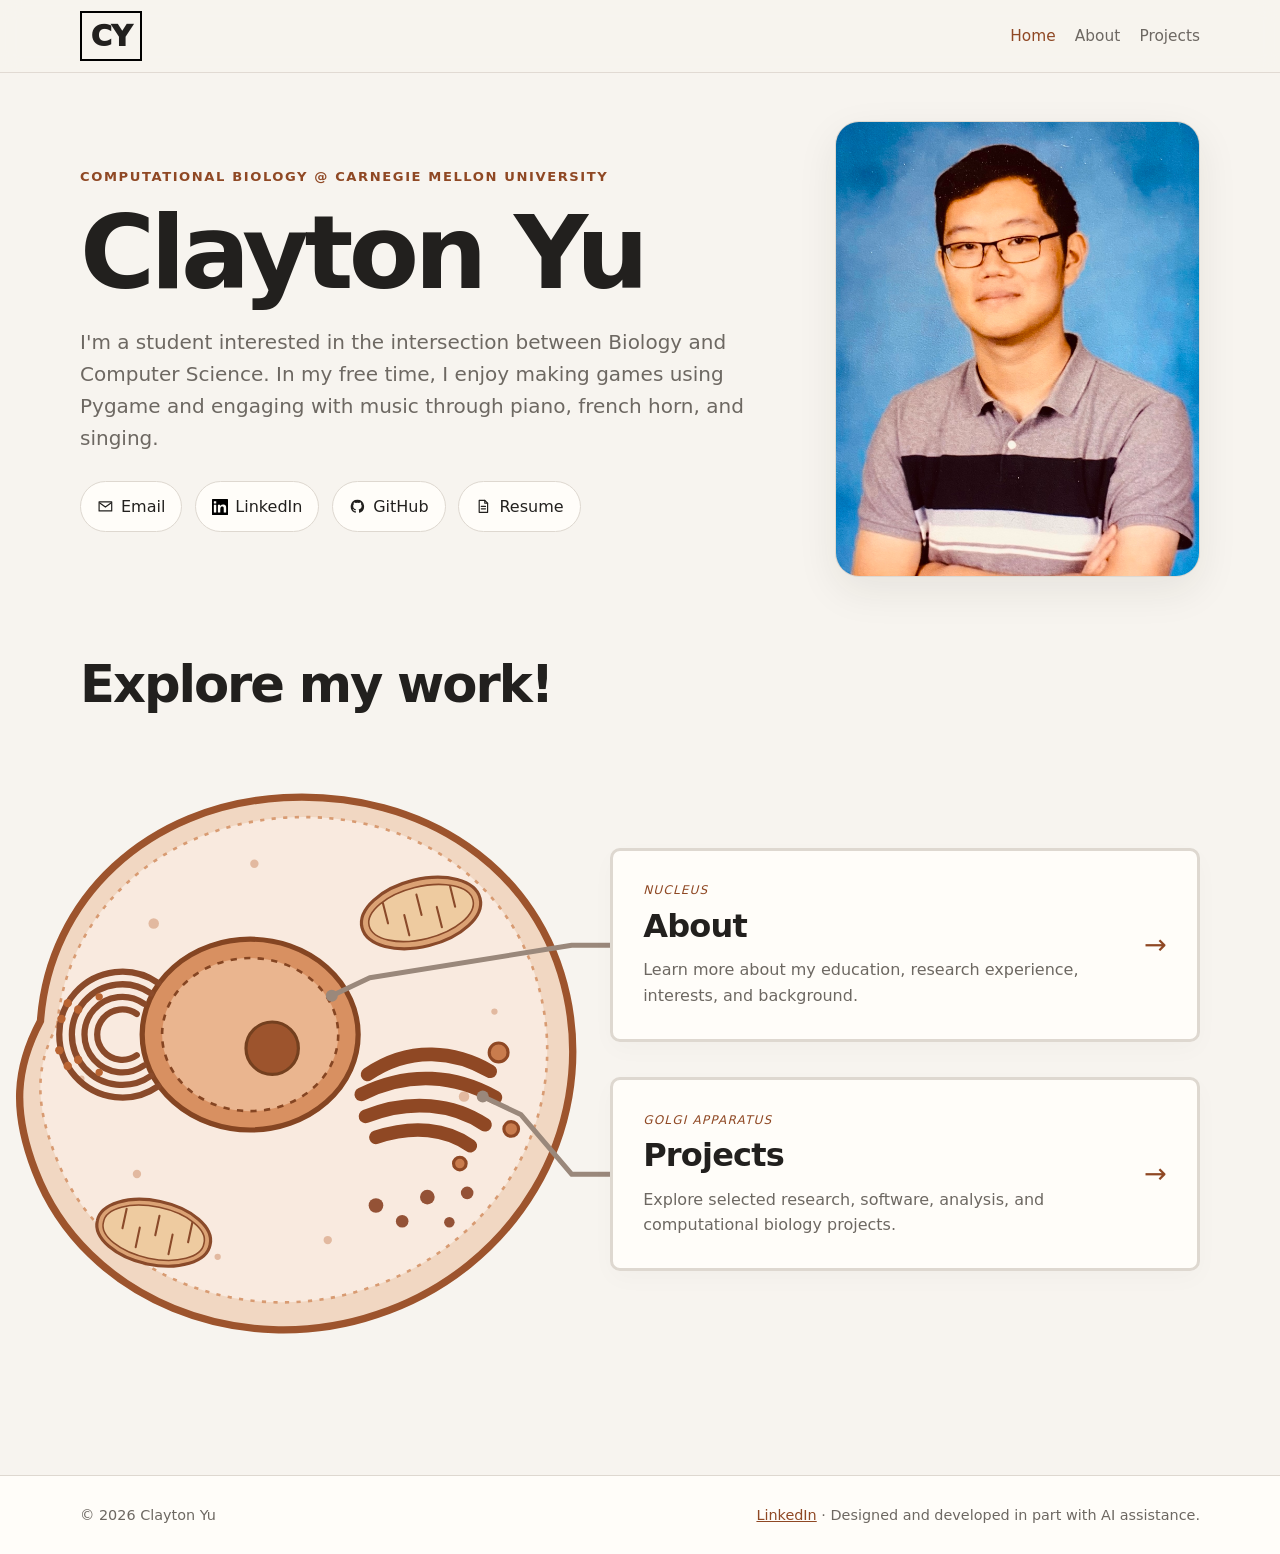
<file: index.html>
<!--
15-113 Project 1 - Comment
I've used ChatGPT to generate the main code for this website (head, navbar, footer, main content)

For the interactive portion, I wanted to make something aligned somewhat with interests & my major -- a diagram of a cell!
The idea is that each navigation page of the website corresponds to a part of the cell.
(e.g. the nucleus holds the DNA/genetic information of the cell -- that's perfect for an About me page)
-->
<!DOCTYPE html>
<html lang="en">
<head>
  <meta charset="UTF-8">
  <meta name="viewport" content="width=device-width, initial-scale=1.0">
  <meta name="description" content="Clayton Yu's Portfolio Website">
  <title>Clayton Yu | Portfolio</title>
  <link rel="stylesheet" href="styles.css">
</head>
<body>
  <a class="skip-link" href="#main-content">Skip to main content</a>
  <header class="site-header">
    <div class="container navbar">
        <a class="site-name" href="index.html">CY</a>
      <nav class="nav-links" aria-label="Primary navigation">
        <a href="index.html" aria-current="page">Home</a>
        <a href="about.html">About</a>
        <a href="projects.html">Projects</a>
      </nav>
    </div>
  </header>

  <main id="main-content">
    <!-- =====================================================
         HERO / INTRODUCTION
         ===================================================== -->
    <section class="hero">
      <div class="container hero-grid">
        <div>
          <p class="eyebrow">Computational Biology @ Carnegie Mellon University</p>
          <h1>Clayton Yu</h1>
          <p class="hero-description">
            I'm a student interested in the intersection between Biology and Computer Science. In my free time, I enjoy making games using Pygame and engaging with music through piano, french horn, and singing.
          </p>

          <!-- Contact links -->
          <div class="contact-strip" aria-label="Contact links">
            <a class="contact-link" href="mailto:claytonjyu@gmail.com">
              <svg class="contact-icon" viewBox="0 0 24 24" aria-hidden="true">
                <path d="M3 5.5h18v13H3z"/>
                <path d="m4 7 8 6 8-6"/>
              </svg>
              <span>Email</span>
            </a>
            <a class="contact-link" href="https://www.linkedin.com/in/clayton-yu" target="_blank" rel="noreferrer">
              <!-- Removed SVG for linkedin in favor of an external .svg logo-->
              <img src="assets/linkedin-square-logo-svgrepo-com.svg" width="16" height="16">
              <span>LinkedIn</span>
            </a>
            <a class="contact-link" href="https://github.com/claytonyu" target="_blank" rel="noreferrer">
              <svg class="contact-icon contact-icon-fill" viewBox="0 0 24 24" aria-hidden="true">
                <path d="M12 2.5a9.5 9.5 0 0 0-3 18.52c.48.09.65-.2.65-.46v-1.82c-2.66.58-3.22-1.13-3.22-1.13-.43-1.1-1.06-1.39-1.06-1.39-.87-.59.07-.58.07-.58.96.07 1.47.99 1.47.99.85 1.46 2.24 1.04 2.79.8.09-.62.33-1.04.61-1.28-2.13-.24-4.37-1.06-4.37-4.74 0-1.05.38-1.9.99-2.57-.1-.24-.43-1.22.09-2.54 0 0 .81-.26 2.61.98A9.1 9.1 0 0 1 12 6.95a9 9 0 0 1 2.38.32c1.8-1.24 2.61-.98 2.61-.98.52 1.32.19 2.3.09 2.54.62.67.99 1.52.99 2.57 0 3.69-2.25 4.5-4.38 4.74.34.3.65.88.65 1.78v2.64c0 .26.17.55.66.46A9.5 9.5 0 0 0 12 2.5Z"/>
              </svg>
              <span>GitHub</span>
            </a>
            <a class="contact-link" href="assets/ClaytonYu - Resume.pdf">
              <svg class="contact-icon" viewBox="0 0 24 24" aria-hidden="true">
                <path d="M6 3.5h8l4 4V20.5H6z"/>
                <path d="M14 3.5v4h4M9 12h6M9 15.5h6"/>
              </svg>
              <span>Resume</span>
            </a>
          </div>
        </div>

        <div class="hero-photo">
          <!-- Replace this source with your own headshot, e.g. images/headshot.jpg -->
          <img src="assets/clayton.jpeg" alt="Portrait of Clayton">
        </div>
      </div>
    </section>

    <!-- =====================================================
         INTERACTIVE CELL NAVIGATION

         HOW THE HTML <-> SVG CONNECTION WORKS
         --------------------------------------
         1. A card chooses an organelle with:
              data-cell-anchor="nucleus"

         2. The SVG contains a matching marker:
              data-cell-anchor-marker="nucleus"

         3. The organelle group itself has:
              data-cell-source="nucleus"

         cell-navigation.js matches these names automatically.
         To point a card somewhere else, change ONLY the card's
         data-cell-anchor value.

         To add a brand-new anchor, add a marker + source group
         with the same new name inside the SVG.
         ===================================================== -->
    <section class="cell-navigation" data-cell-navigation aria-labelledby="cell-navigation-title">
      <div class="container cell-navigation-heading">
        <h2 id="cell-navigation-title">Explore my work!</h2>
        <!-- <p>Choose a part of the cell—or its connected card—to explore the site.</p> -->
      </div>

      <div class="container cell-navigation-layout">
        <!-- Lines are generated here by cell-navigation.js. -->
        <svg class="cell-leader-overlay" data-cell-leader-overlay aria-hidden="true"></svg>

        <!-- LEFT: stylized animal cell diagram -->
        <div class="cell-figure-wrap">
          <svg class="cell-figure" viewBox="0 0 620 610" role="img" aria-labelledby="cell-title cell-desc">
            <title id="cell-title">Stylized animal cell used as website navigation</title>
            <desc id="cell-desc">A warm-toned animal cell diagram. Linked organelles connect to page cards on the right.</desc>

            <!-- Cell membrane / cytoplasm -->
            <path class="cell-body" d="M72,268 C80,152 174,62 304,55 C438,48 548,123 574,244 C602,374 524,505 393,548 C263,592 114,534 67,411 C45,354 48,313 72,268 Z"/>
            <path class="cell-membrane-inner" d="M88,272 C97,167 183,82 306,74 C426,67 526,135 550,247 C576,365 505,483 384,523 C266,563 132,511 88,401 C67,349 66,313 88,272 Z"/>

            <!-- Decorative cytoplasm speckles -->
            <g class="cell-speckles" aria-hidden="true">
              <circle cx="180" cy="175" r="5"/><circle cx="437" cy="176" r="4"/><circle cx="476" cy="340" r="5"/>
              <circle cx="164" cy="414" r="4"/><circle cx="346" cy="477" r="4"/><circle cx="111" cy="323" r="3"/>
              <circle cx="505" cy="259" r="3"/><circle cx="276" cy="118" r="4"/><circle cx="241" cy="493" r="3"/>
            </g>

            <!-- NUCLEUS
                 Name used by cards: nucleus -->
            <g class="cell-organelle cell-organelle-nucleus" data-cell-source="nucleus">
              <ellipse cx="272" cy="281" rx="103" ry="91"/>
              <ellipse class="organelle-inner" cx="272" cy="281" rx="84" ry="73"/>
              <circle class="nucleolus" cx="293" cy="294" r="25"/>
              <!-- Anchor marker: move this circle to move where the leader begins. -->
              <circle class="cell-anchor-marker" cx="350" cy="244" r="7" data-cell-anchor-marker="nucleus"/>
            </g>

            <!-- ROUGH ENDOPLASMIC RETICULUM
                 Simplified as nested "C" shaped cisternae, wrapped
                 around the left side of the nucleus like layers of
                 an onion, with ribosome dots studding the outer
                 folds. Colors are set inline so this renders
                 correctly even if the page's stylesheet doesn't
                 have a rule for this exact shape.
                 Available future anchor name: er -->
            <g class="cell-organelle cell-organelle-er" data-cell-source="er">
              <path style="fill:none;stroke:#8a4a2a;stroke-width:6;stroke-linecap:round" d="M184.4,231.9 A60,60 0 1,0 184.4,330.1"/>
              <path style="fill:none;stroke:#8a4a2a;stroke-width:6;stroke-linecap:round" d="M177.5,241.7 A48,48 0 1,0 177.5,320.3"/>
              <path style="fill:none;stroke:#8a4a2a;stroke-width:6;stroke-linecap:round" d="M170.6,251.5 A36,36 0 1,0 170.6,310.5"/>
              <path style="fill:none;stroke:#8a4a2a;stroke-width:6;stroke-linecap:round" d="M163.8,261.3 A24,24 0 1,0 163.8,300.7"/>
              <circle style="fill:#b96432" cx="92" cy="266" r="4"/>
              <circle style="fill:#b96432" cx="90" cy="296" r="4"/>
              <circle style="fill:#b96432" cx="98" cy="251" r="4"/>
              <circle style="fill:#b96432" cx="98" cy="311" r="4"/>
              <circle style="fill:#b96432" cx="108" cy="257" r="4"/>
              <circle style="fill:#b96432" cx="108" cy="305" r="4"/>
              <circle style="fill:#b96432" cx="128" cy="245" r="3.5"/>
              <circle style="fill:#b96432" cx="128" cy="317" r="3.5"/>
              <circle class="cell-anchor-marker" cx="182" cy="281" r="7" data-cell-anchor-marker="er"/>
            </g>

            <!-- GOLGI APPARATUS
                 Name used by cards: golgi -->
            <g class="cell-organelle cell-organelle-golgi" data-cell-source="golgi">
              <path d="M384,319 C425,291 468,297 501,316"/>
              <path d="M378,338 C424,315 469,320 506,341"/>
              <path d="M382,359 C425,342 466,347 496,367"/>
              <path d="M392,379 C428,367 459,371 482,387"/>
              <circle class="golgi-vesicle" cx="509" cy="298" r="9"/>
              <circle class="golgi-vesicle" cx="521" cy="371" r="7"/>
              <circle class="golgi-vesicle" cx="472" cy="404" r="6"/>
              <circle class="cell-anchor-marker" cx="494" cy="340" r="7" data-cell-anchor-marker="golgi"/>
            </g>

            <!-- MITOCHONDRION
                 A rotated ellipse (outer membrane) with a smaller
                 inset ellipse (inner membrane) and alternating fold
                 lines (cristae). The rotation is baked directly into
                 the path coordinates (rather than an SVG transform)
                 and colors are set inline, so the shape can't be
                 knocked out of place or turned black by an
                 unrelated CSS rule elsewhere on the page.
                 Available future anchor name: mitochondrion -->
            <g class="cell-organelle cell-organelle-mito" data-cell-source="mitochondrion">
              <path style="fill:#dba274;stroke:#8a4a2a;stroke-width:3" d="M491.3,151.0 A58,32 -14 1,1 378.7,179.0 A58,32 -14 1,1 491.3,151.0 Z"/>
              <path style="fill:#eecba0;stroke:#8a4a2a;stroke-width:1.5" d="M484.5,152.7 A51,25 -14 1,1 385.5,177.3 A51,25 -14 1,1 484.5,152.7 Z"/>
              <path style="fill:none;stroke:#8a4a2a;stroke-width:2;stroke-linecap:round" d="M398.6,155.5 L403.5,174.9"/>
              <path style="fill:none;stroke:#8a4a2a;stroke-width:2;stroke-linecap:round" d="M419.0,166.9 L423.8,186.3"/>
              <path style="fill:none;stroke:#8a4a2a;stroke-width:2;stroke-linecap:round" d="M430.6,147.5 L435.5,166.9"/>
              <path style="fill:none;stroke:#8a4a2a;stroke-width:2;stroke-linecap:round" d="M450.0,159.2 L454.9,178.6"/>
              <path style="fill:none;stroke:#8a4a2a;stroke-width:2;stroke-linecap:round" d="M462.7,139.6 L467.5,159.0"/>
              <circle class="cell-anchor-marker" cx="487" cy="152" r="7" data-cell-anchor-marker="mitochondrion"/>
            </g>

            <!-- SECOND MITOCHONDRION (decorative), same construction
                 at a smaller size, a different tilt, and moved well
                 clear of the ribosomes below so nothing overlaps -->
            <g class="cell-organelle cell-organelle-mito cell-organelle-decorative" aria-hidden="true">
              <path style="fill:#dba274;stroke:#8a4a2a;stroke-width:3" d="M233.8,481.4 A55,30 12 1,1 126.2,458.6 A55,30 12 1,1 233.8,481.4 Z"/>
              <path style="fill:#eecba0;stroke:#8a4a2a;stroke-width:1.5" d="M227.9,480.2 A49,24 12 1,1 132.1,459.8 A49,24 12 1,1 227.9,480.2 Z"/>
              <path style="fill:none;stroke:#8a4a2a;stroke-width:2;stroke-linecap:round" d="M154.2,447.1 L150.2,465.7"/>
              <path style="fill:none;stroke:#8a4a2a;stroke-width:2;stroke-linecap:round" d="M166.7,465.1 L162.8,483.7"/>
              <path style="fill:none;stroke:#8a4a2a;stroke-width:2;stroke-linecap:round" d="M185.5,453.8 L181.5,472.4"/>
              <path style="fill:none;stroke:#8a4a2a;stroke-width:2;stroke-linecap:round" d="M198.0,471.8 L194.1,490.4"/>
              <path style="fill:none;stroke:#8a4a2a;stroke-width:2;stroke-linecap:round" d="M216.8,460.4 L212.8,479.0"/>
            </g>

            <!-- RIBOSOMES
                 Available future anchor name: ribosome -->
            <g class="cell-organelle cell-organelle-ribosomes" data-cell-source="ribosome">
              <circle cx="392" cy="444" r="7"/><circle cx="417" cy="459" r="6"/><circle cx="441" cy="436" r="7"/>
              <circle cx="462" cy="460" r="5"/><circle cx="479" cy="432" r="6"/>
              <circle class="cell-anchor-marker" cx="458" cy="447" r="7" data-cell-anchor-marker="ribosome"/>
            </g>

            <!-- CELL MEMBRANE
                 Available future anchor name: membrane -->
            <g class="cell-organelle cell-organelle-membrane" data-cell-source="membrane">
              <circle class="cell-anchor-marker" cx="547" cy="249" r="7" data-cell-anchor-marker="membrane"/>
            </g>
          </svg>
        </div>

        <!-- RIGHT: page cards
             To change a connection, edit data-cell-anchor only. -->
        <div class="cell-page-cards" data-cell-cards>
          <a class="cell-page-card" href="about.html" data-cell-anchor="nucleus">
            <div>
              <p class="cell-card-kicker">Nucleus</p>
              <h3>About</h3>
              <p>Learn more about my education, research experience, interests, and background.</p>
            </div>
            <span class="page-link-arrow" aria-hidden="true">→</span>
          </a>

          <a class="cell-page-card" href="projects.html" data-cell-anchor="golgi">
            <div>
              <p class="cell-card-kicker">Golgi apparatus</p>
              <h3>Projects</h3>
              <p>Explore selected research, software, analysis, and computational biology projects.</p>
            </div>
            <span class="page-link-arrow" aria-hidden="true">→</span>
          </a>

          <!-- =================================================
               ADDING A FUTURE CARD
               Copy a card above, change href/text, then choose
               any existing anchor name, for example:

               data-cell-anchor="mitochondrion"
               data-cell-anchor="er"
               data-cell-anchor="ribosome"
               data-cell-anchor="membrane"

               Or add your own marker/source pair to the SVG.
               ================================================= -->
        </div>
      </div>
    </section>
  </main>

  <!-- Footer -->
  <footer class="site-footer">
    <div class="container footer-inner">
      <span>© 2026 Clayton Yu</span>
      <span><a href="https://www.linkedin.com/in/clayton-yu" target="_blank" rel="noreferrer">LinkedIn</a> · Designed and developed in part with AI assistance.</span>
    </div>
  </footer>

  <!-- Homepage-only interaction code -->
  <script src="cell-navigation.js"></script>
</body>
</html>
</file>
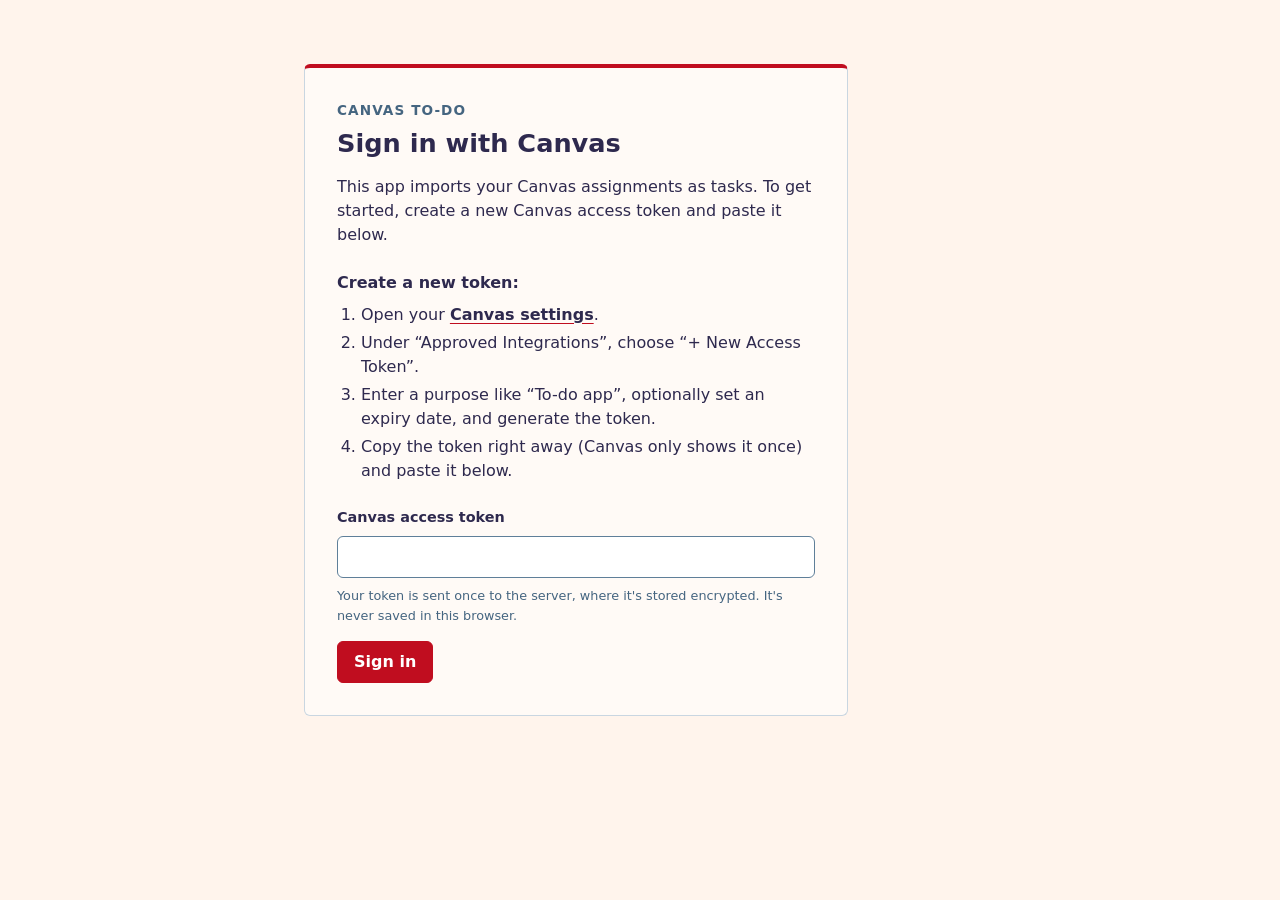
<file: projects/canvas-todo/index.html>
<!DOCTYPE html>
<html lang="en">
<head>
  <meta charset="UTF-8">
  <meta name="viewport" content="width=device-width, initial-scale=1.0">
  <!-- connect-src must list the backend URLs from js/config.js. -->
  <meta http-equiv="Content-Security-Policy" content="default-src 'self'; script-src 'self'; style-src 'self'; img-src 'self'; connect-src https://one5113-hw4-backend.onrender.com http://localhost:8080; object-src 'none'; base-uri 'none'; form-action 'none'">
  <meta name="referrer" content="no-referrer">
  <title>Canvas To-Do</title>
  <link rel="stylesheet" href="styles.css">
  <script type="module" src="js/main.js"></script>
</head>
<body>
  <!-- A button, not an href="#view" link, because the hash is used for routing. -->
  <button type="button" id="skip-link" class="skip-link">Skip to content</button>
  <div class="app">
    <nav id="app-nav" class="app-nav" aria-label="Main" hidden>
      <p class="app-nav__brand">Canvas To-Do</p>
      <ul class="app-nav__links">
        <li><a href="#/tasks" data-route="tasks">Tasks</a></li>
        <li><a href="#/import" data-route="import">Canvas Import <span id="nav-pending" class="nav-badge" hidden></span></a></li>
        <li><a href="#/settings" data-route="settings">Settings</a></li>
      </ul>
      <p id="nav-user" class="app-nav__user"></p>
    </nav>
    <div class="app-main">
      <main id="view" class="view" tabindex="-1"></main>
    </div>
    <!-- The task sidebar is inserted here, beside .app-main, when open. -->
  </div>
  <!-- Floating notices at the bottom center: ongoing states (banners) above confirmations (toasts). -->
  <div class="notices">
    <div id="banners" class="banners"></div>
    <div id="toasts" class="toasts" role="status" aria-live="polite"></div>
  </div>
</body>
</html>
</file>
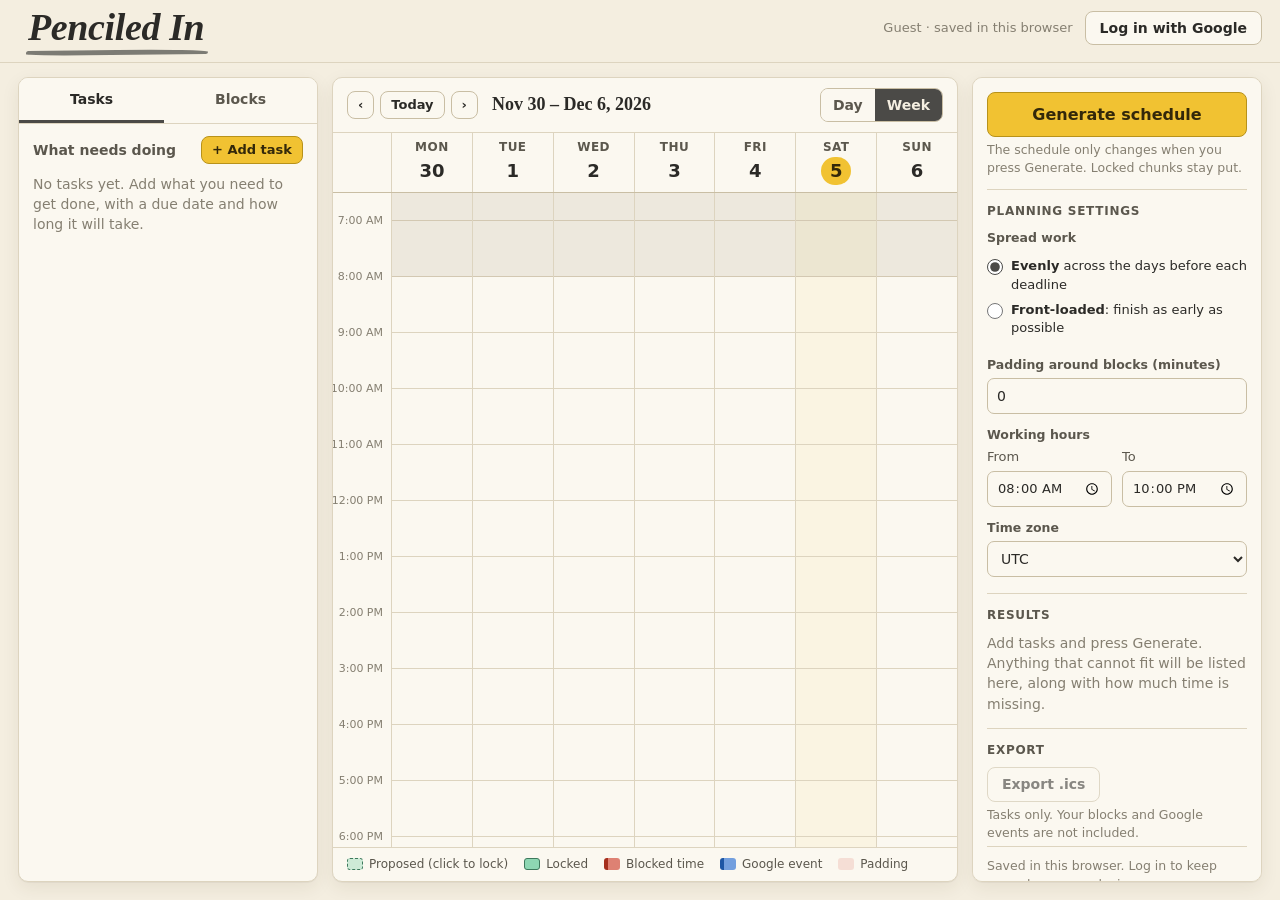
<file: projects/penciled-in/index.html>
<!DOCTYPE html>
<html lang="en">
<head>
  <meta charset="utf-8">
  <meta name="viewport" content="width=device-width, initial-scale=1">
  <!--
    Strict CSP (see FRONTEND_GUIDE.md). connect-src lists both backends:
    the deployed Render service and a local dev server on port 8000.
    No inline scripts or styles, no CDNs.
  -->
  <meta http-equiv="Content-Security-Policy" content="default-src 'self'; connect-src 'self' https://one5113-project2-penciled-in.onrender.com http://localhost:8000; img-src 'self' data:; style-src 'self'; script-src 'self'; base-uri 'none'; form-action 'none'">
  <title>Penciled In</title>
  <meta name="description" content="Penciled In turns your task list into a realistic schedule that works around the time you are unavailable.">
  <link rel="icon" href="data:image/svg+xml,%3Csvg xmlns='http://www.w3.org/2000/svg' viewBox='0 0 100 100'%3E%3Ctext y='.9em' font-size='90'%3E%E2%9C%8F%EF%B8%8F%3C/text%3E%3C/svg%3E">
  <link rel="stylesheet" href="styles.css">
  <script type="module" src="js/main.js"></script>
</head>
<body data-pane="calendar">
  <a class="skip-link" href="#pane-calendar">Skip to calendar</a>

  <header class="topbar">
    <h1 class="brand-title">Penciled In</h1>
    <div class="topbar-right">
      <div class="auth-area" id="auth-area"></div>
      <div class="refresh-slot" id="refresh-slot" hidden></div>
    </div>
  </header>

  <main class="app">
    <aside class="pane pane-inputs" id="pane-inputs" aria-label="Tasks and unavailable time"></aside>
    <section class="pane pane-calendar" id="pane-calendar" aria-label="Schedule calendar" tabindex="-1"></section>
    <aside class="pane pane-plan" id="pane-plan" aria-label="Generate and results"></aside>
  </main>

  <nav class="mobile-nav" id="mobile-nav" aria-label="Sections"></nav>

  <dialog id="modal" class="modal"></dialog>
  <div id="toast" class="toast" role="status" aria-live="polite"></div>

  <noscript><p class="noscript">Penciled In needs JavaScript to run.</p></noscript>
</body>
</html>
</file>
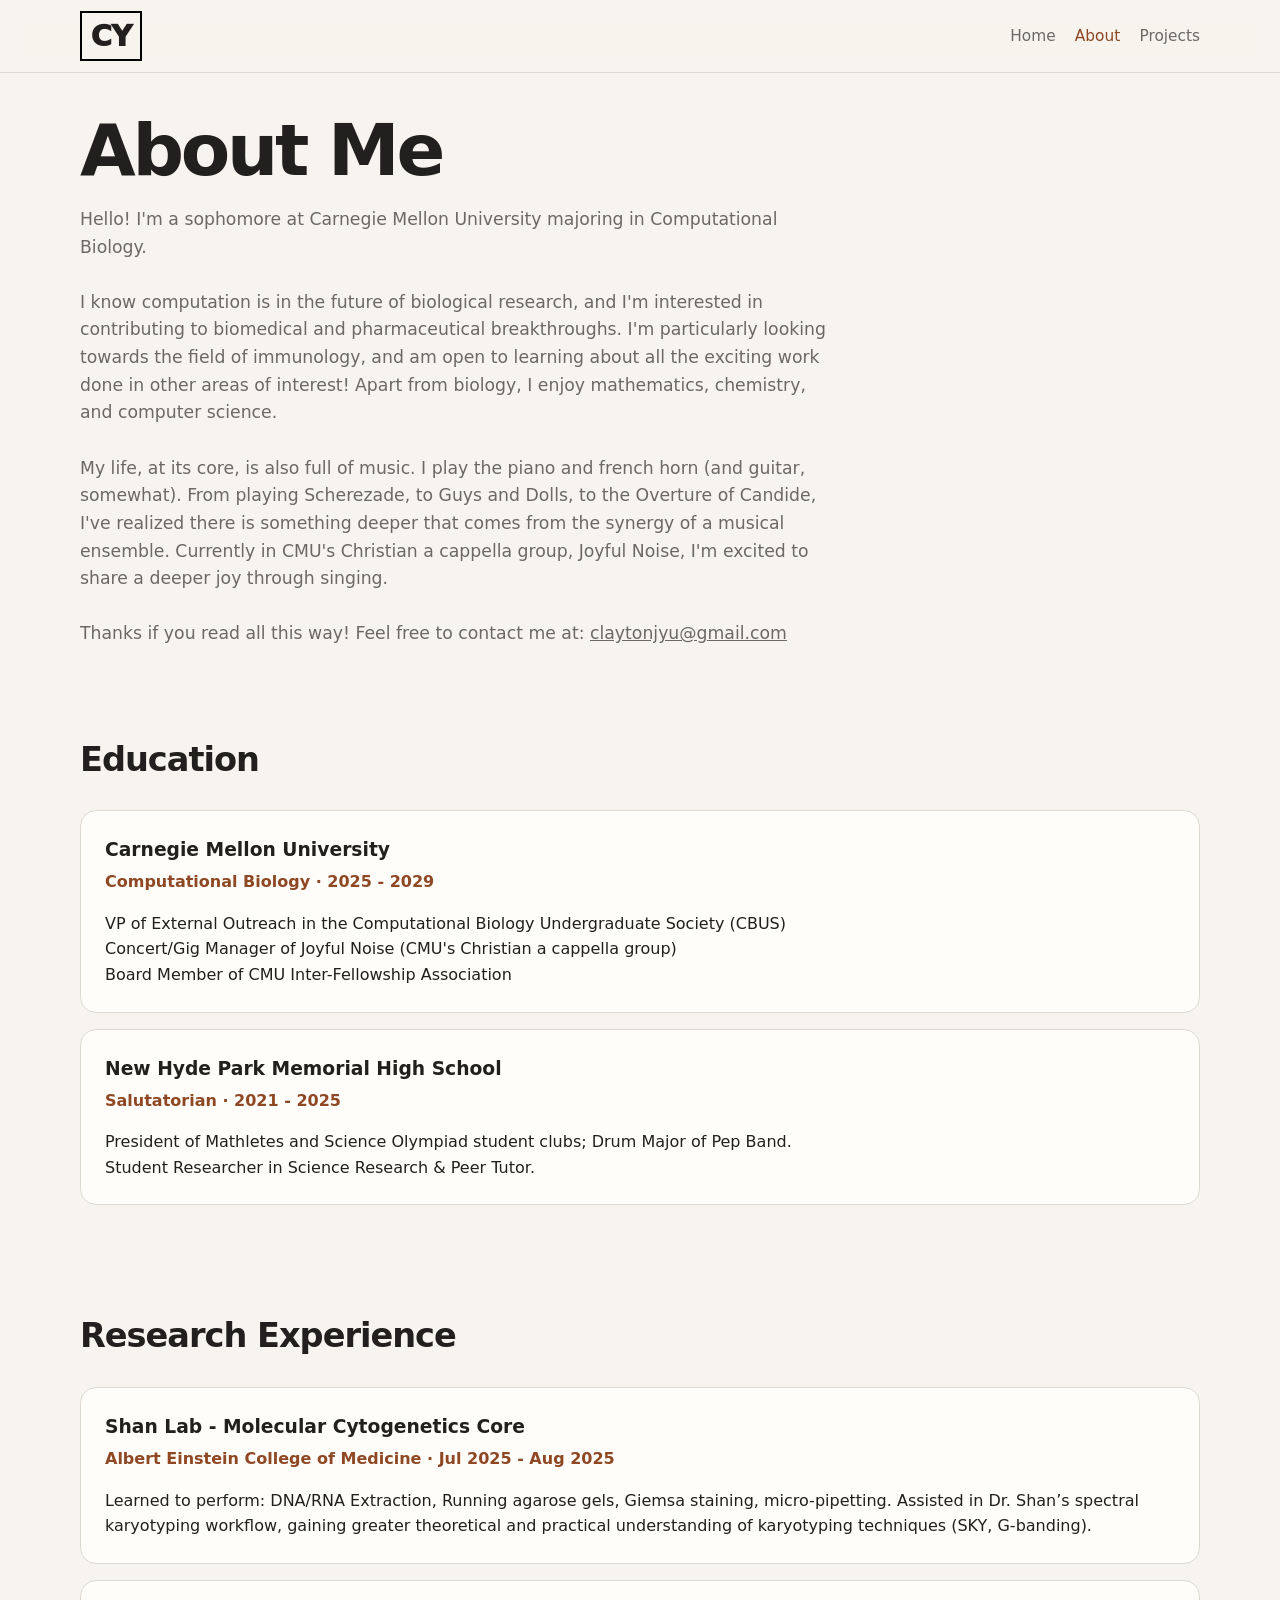
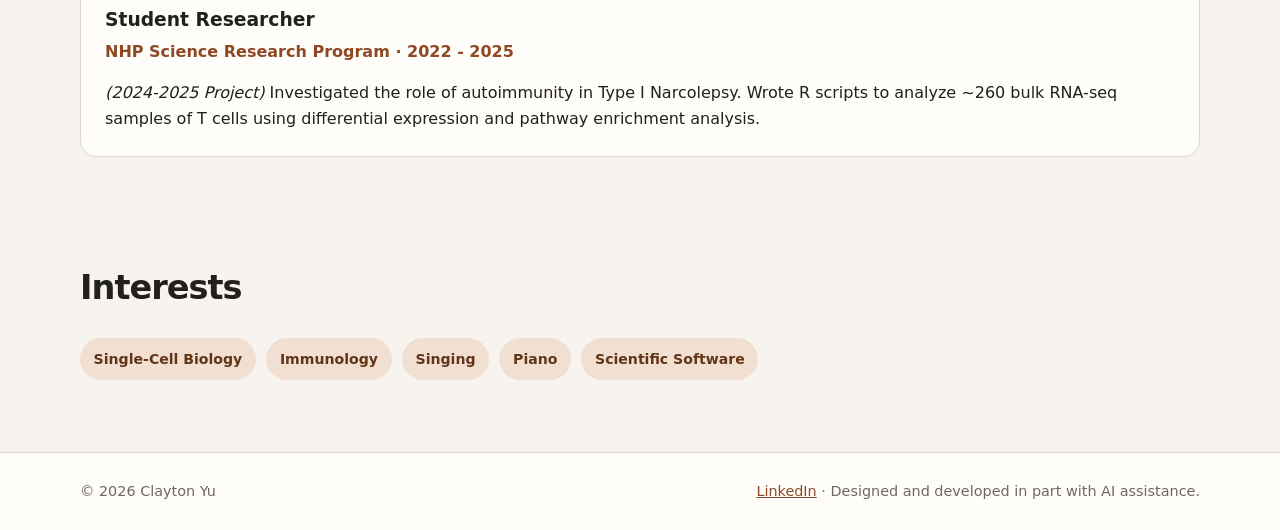
<file: about.html>
<!-- 
 15-113 Project 1 - Comment
 There isn't much special to this page compared to projects.html.
 One idea I liked that ChatGPT came up with were "interest-tag" span elements, which were visually distinct and can be used on the Projects page as well.
 -->
<!DOCTYPE html>
<html lang="en">
<head>
  <meta charset="UTF-8">
  <meta name="viewport" content="width=device-width, initial-scale=1.0">
  <meta name="description" content="About Clayton Yu">
  <title>About | Clayton Yu</title>
  <link rel="stylesheet" href="styles.css">
</head>
<body>
  <a class="skip-link" href="#main-content">Skip to main content</a>

  <header class="site-header">
    <div class="container navbar">
      <a class="site-name" href="index.html">CY</a>
      <nav class="nav-links" aria-label="Primary navigation">
        <a href="index.html">Home</a>
        <a href="about.html" aria-current="page">About</a>
        <a href="projects.html">Projects</a>
      </nav>
    </div>
  </header>

  <main id="main-content">
    <section class="container page-heading">
      <h1>About Me</h1>
      <p>Hello! I'm a sophomore at Carnegie Mellon University majoring in Computational Biology. <br><br>
      I know computation is in the future of biological research, and I'm interested in contributing to biomedical and pharmaceutical breakthroughs. I'm particularly looking towards the field of immunology, and am open to learning about all the exciting work done in other areas of interest! Apart from biology, I enjoy mathematics, chemistry, and computer science.<br><br>
      My life, at its core, is also full of music. I play the piano and french horn (and guitar, somewhat). From playing Scherezade, to Guys and Dolls, to the Overture of Candide, I've realized there is something deeper that comes from the synergy of a musical ensemble. Currently in CMU's Christian a cappella group, Joyful Noise, I'm excited to share a deeper joy through singing.<br><br>
      Thanks if you read all this way! Feel free to contact me at: <a href="mailto:claytonjyu@gmail.com">claytonjyu@gmail.com</a></p>
    </section>

    <!-- Education -->
    <section class="container section">
      <h2 class="section-title">Education</h2>
      <div class="info-list">
        <article class="info-card">
          <h3>Carnegie Mellon University</h3>
          <p class="info-meta">Computational Biology · 2025 - 2029</p>
          <p>VP of External Outreach in the Computational Biology Undergraduate Society (CBUS)<br>
          Concert/Gig Manager of Joyful Noise (CMU's Christian a cappella group)<br>
          Board Member of CMU Inter-Fellowship Association
          </p>
        </article>
        <article class="info-card">
          <h3>New Hyde Park Memorial High School</h3>
          <p class="info-meta">Salutatorian · 2021 - 2025</p>
          <p>President of Mathletes and Science Olympiad student clubs; Drum Major of Pep Band. <br>Student Researcher in Science Research & Peer Tutor.</p>
        </article>
      </div>
    </section>

    <!-- Research experience -->
    <section class="container section">
      <h2 class="section-title">Research Experience</h2>
      <div class="info-list">
        <article class="info-card">
          <h3>Shan Lab - Molecular Cytogenetics Core</h3>
          <p class="info-meta">Albert Einstein College of Medicine · Jul 2025 - Aug 2025</p>
          <p>Learned to perform: DNA/RNA Extraction, Running agarose gels, Giemsa staining, micro-pipetting. Assisted in Dr. Shan’s spectral karyotyping workflow, gaining greater theoretical and practical understanding of karyotyping techniques (SKY, G-banding).</p>
        </article>

        <article class="info-card">
          <h3>Student Researcher</h3>
          <p class="info-meta">NHP Science Research Program · 2022 - 2025</p>
          <p><i>(2024-2025 Project)</i> Investigated the role of autoimmunity in Type I Narcolepsy. Wrote R scripts to analyze ~260 bulk RNA-seq samples of T cells using differential expression and pathway enrichment analysis.</p>
        </article>
      </div>
    </section>

    <!-- Interests -->
    <section class="container section">
      <h2 class="section-title">Interests</h2>
      <div class="interest-tags" aria-label="Areas of interest">
        <span class="interest-tag">Single-Cell Biology</span>
        <span class="interest-tag">Immunology</span>
        <span class="interest-tag">Singing</span>
        <span class="interest-tag">Piano</span>
        <span class="interest-tag">Scientific Software</span>
      </div>
    </section>
  </main>

  <footer class="site-footer">
    <div class="container footer-inner">
      <span>© 2026 Clayton Yu</span>
      <span><a href="https://www.linkedin.com/in/clayton-yu" target="_blank" rel="noreferrer">LinkedIn</a> · Designed and developed in part with AI assistance.</span>
    </div>
  </footer>
</body>
</html>
</file>
<file: styles.css>
/* =========================================================
   Portfolio Website Styles
   ========================================================= */

/*
15-113 Project 1 - Comment
This file was almost completely generated with AI. Coming into this project, I had basic understanding of the selectors and static properties of CSS.
However, I couldn't write CSS well enough to create, from-scratch, good webpage design.

While interacting with AI tools, I learned about css variables and media queries, and pseudo-classes like hover.
I tested this by making the .site-name change color when hovered.
*/

:root {
  --color-bg: #f7f4ef;
  --color-surface: #fffdf9;
  --color-text: #22201e;
  --color-muted: #6d6862;
  --color-border: #ded8d0;
  --color-accent: #b96432;
  --color-accent-dark: #8f4824;
  --color-accent-soft: #f1dfd2;
  --color-overlay: rgba(22, 19, 17, 0.72);

  --shadow-soft: 0 14px 40px rgba(44, 35, 29, 0.08);
  --radius-small: 10px;
  --radius-medium: 16px;
  --radius-large: 24px;

  --page-width: 1120px;
}

/* ---------- Base ---------- */
* {
  box-sizing: border-box;
}

html {
  scroll-behavior: smooth;
}

body {
  margin: 0;
  font-family: Inter, ui-sans-serif, system-ui, -apple-system, BlinkMacSystemFont, "Segoe UI", sans-serif;
  color: var(--color-text);
  background: var(--color-bg);
  line-height: 1.6;
}

img {
  max-width: 100%;
  display: block;
}

a {
  color: inherit;
}

button,
a {
  -webkit-tap-highlight-color: transparent;
}

.container {
  width: min(calc(100% - 2rem), var(--page-width));
  margin-inline: auto;
}

main {
  min-height: 70vh;
}

/* ---------- Accessibility helpers ---------- */
.skip-link {
  position: absolute;
  left: 1rem;
  top: -4rem;
  z-index: 1000;
  background: var(--color-text);
  color: white;
  padding: 0.75rem 1rem;
  border-radius: 8px;
  text-decoration: none;
}

.skip-link:focus {
  top: 1rem;
}

:focus-visible {
  outline: 3px solid var(--color-accent);
  outline-offset: 3px;
}

/* ---------- Navbar ---------- */
.site-header {
  position: sticky;
  top: 0;
  z-index: 100;
  border-bottom: 1px solid rgba(222, 216, 208, 0.9);
  background: rgba(247, 244, 239, 0.94);
  backdrop-filter: blur(10px);
}

.navbar {
  min-height: 72px;
  display: flex;
  align-items: center;
  justify-content: space-between;
  gap: 1.5rem;
}

/* Top-left Site Title */
.site-name {
  font-size: 1.8em;
  padding: 0 0.3em;
  border: 2px solid black;
  font-weight: 1000;
  text-decoration: none;
  letter-spacing: -0.02em;
}

.site-name:hover {
  border-color: var(--color-accent-dark);
  color: var(--color-accent-dark);
}

.nav-links {
  display: flex;
  align-items: center;
  gap: 1.2rem;
  flex-wrap: wrap;
}

.nav-links a {
  text-decoration: none;
  color: var(--color-muted);
  font-size: 0.96rem;
}

.nav-links a:hover,
.nav-links a[aria-current="page"] {
  color: var(--color-accent-dark);
}

/* ---------- Shared page typography ---------- */
.eyebrow {
  margin: 0 0 0.7rem;
  color: var(--color-accent-dark);
  font-size: 0.82rem;
  text-transform: uppercase;
  letter-spacing: 0.12em;
  font-weight: 800;
}

.page-heading {
  padding: 2.5rem 0 2.2rem;
}

.page-heading h1,
.hero h1 {
  margin: 0;
  line-height: 1.05;
  letter-spacing: -0.045em;
}

.page-heading h1 {
  font-size: clamp(2.4rem, 6vw, 4.5rem);
}

.page-heading p {
  max-width: 760px;
  color: var(--color-muted);
  font-size: 1.08rem;
}

.section {
  padding: 2rem 0 4.5rem;
}

.section-title {
  margin: 0 0 1.5rem;
  font-size: clamp(1.55rem, 3vw, 2.1rem);
  letter-spacing: -0.03em;
}

/* ---------- Home hero ---------- */
.hero {
  padding: 3rem 0 3.8rem;
}

.hero-grid {
  display: grid;
  grid-template-columns: minmax(0, 1.3fr) minmax(250px, 0.7fr);
  align-items: center;
  gap: clamp(2rem, 6vw, 5rem);
}

.hero h1 {
  font-size: clamp(3rem, 8vw, 6.6rem);
  margin-bottom: 1.2rem;
}

.hero-description {
  max-width: 700px;
  color: var(--color-muted);
  font-size: clamp(1.05rem, 2vw, 1.25rem);
}

.hero-photo {
  aspect-ratio: 4 / 5;
  border-radius: var(--radius-large);
  overflow: hidden;
  background: var(--color-accent-soft);
  border: 1px solid var(--color-border);
  box-shadow: var(--shadow-soft);
}

.hero-photo img {
  width: 100%;
  height: 100%;
  object-fit: cover;
}

/* ---------- Contact links ---------- */
.contact-strip {
  display: flex;
  flex-wrap: wrap;
  gap: 0.8rem;
  margin-top: 1.7rem;
}

.contact-link {
  display: inline-flex;
  align-items: center;
  gap: 0.45rem;
  min-height: 44px;
  padding: 0.72rem 1rem;
  border: 1px solid var(--color-border);
  border-radius: 999px;
  background: var(--color-surface);
  text-decoration: none;
  color: var(--color-text);
  transition: transform 160ms ease, border-color 160ms ease;
}

.contact-link:hover {
  transform: translateY(-2px);
  border-color: var(--color-accent);
}

.contact-icon {
  width: 1.05rem;
  height: 1.05rem;
  flex: 0 0 auto;
  fill: none;
  stroke: currentColor;
  stroke-width: 1.7;
  stroke-linecap: round;
  stroke-linejoin: round;
}

.contact-icon-fill {
  fill: currentColor;
  stroke: none;
}

/* ---------- Home page navigation blocks ---------- */
.page-links {
  display: grid;
  gap: 1rem;
  padding: 1rem 0 5rem;
}

.page-link-card {
  display: grid;
  grid-template-columns: 1fr auto;
  gap: 2rem;
  align-items: center;
  padding: clamp(1.4rem, 4vw, 2.3rem);
  border: 1px solid var(--color-border);
  border-radius: var(--radius-medium);
  background: var(--color-surface);
  text-decoration: none;
  box-shadow: 0 8px 24px rgba(50, 38, 30, 0.03);
  transition: transform 180ms ease, border-color 180ms ease, box-shadow 180ms ease;
}

.page-link-card:hover {
  transform: translateY(-3px);
  border-color: var(--color-accent);
  box-shadow: var(--shadow-soft);
}

.page-link-card h2 {
  margin: 0 0 0.35rem;
  font-size: clamp(1.45rem, 3vw, 2rem);
}

.page-link-card p {
  margin: 0;
  color: var(--color-muted);
}

.page-link-arrow {
  font-size: 1.7rem;
  color: var(--color-accent-dark);
}

/* ---------- About page ---------- */
.about-intro {
  max-width: 840px;
  padding: 0 0 2rem;
  color: var(--color-muted);
  font-size: 1.08rem;
}

.info-list {
  display: grid;
  gap: 1rem;
}

.info-card {
  padding: 1.5rem;
  border: 1px solid var(--color-border);
  background: var(--color-surface);
  border-radius: var(--radius-medium);
}

.info-card h3 {
  margin: 0 0 0.25rem;
}

.info-meta {
  margin: 0 0 0.7rem;
  color: var(--color-accent-dark);
  font-weight: 700;
}

.info-card p:last-child {
  margin-bottom: 0;
}

.interest-tags {
  display: flex;
  flex-wrap: wrap;
  gap: 0.65rem;
}

.interest-tag,
.project-tag {
  display: inline-flex;
  align-items: center;
  border-radius: 999px;
  background: var(--color-accent-soft);
  color: #623519;
  font-size: 0.88rem;
  font-weight: 700;
}

.interest-tag {
  padding: 0.6rem 0.85rem;
}

/* ---------- Projects ---------- */
.project-grid {
  display: grid;
  grid-template-columns: repeat(3, minmax(0, 1fr));
  gap: 1.2rem;
  padding-bottom: 5rem;
}

.project-card {
  display: flex;
  flex-direction: column;
  min-width: 0;
  border: 1px solid var(--color-border);
  background: var(--color-surface);
  border-radius: var(--radius-medium);
  overflow: hidden;
  box-shadow: 0 8px 24px rgba(50, 38, 30, 0.035);
  cursor: pointer;
  transition: background-color 160ms ease, border-color 160ms ease, box-shadow 160ms ease;
}

.project-card:hover,
.project-card:focus-visible {
  background: #fbf4ee;
  border-color: #c98a62;
  box-shadow: 0 8px 24px rgba(50, 38, 30, 0.055);
}

.project-card-image {
  aspect-ratio: 16 / 10;
  background: var(--color-accent-soft);
  overflow: hidden;
}

.project-card-image img {
  width: 100%;
  height: 100%;
  object-fit: cover;
}

.project-card-content {
  display: flex;
  flex: 1;
  flex-direction: column;
  padding: 1.25rem;
}

.project-card h2 {
  margin: 0 0 0.55rem;
  font-size: 1.25rem;
}

.project-summary {
  margin: 0 0 1rem;
  color: var(--color-muted);
}

.project-tags {
  display: flex;
  flex-wrap: wrap;
  gap: 0.45rem;
  margin-bottom: 1rem;
}

.project-tag {
  padding: 0.35rem 0.62rem;
}

.button,
.button-secondary {
  display: inline-flex;
  align-items: center;
  justify-content: center;
  min-height: 42px;
  padding: 0.68rem 0.9rem;
  border-radius: 9px;
  font: inherit;
  font-weight: 750;
  text-decoration: none;
  cursor: pointer;
}

.button {
  border: 1px solid var(--color-accent-dark);
  background: var(--color-accent);
  color: white;
}

.button:hover {
  border-color: #6f371d;
  background: var(--color-accent-dark);
  box-shadow: 0 0 0 2px rgba(143, 72, 36, 0.12);
}

.button-secondary {
  border: 1px solid var(--color-border);
  background: transparent;
  color: var(--color-text);
}

.button-secondary:hover {
  border-color: var(--color-accent);
}

/* ---------- Project modal ---------- */
.modal[hidden] {
  display: none;
}

.modal {
  position: fixed;
  inset: 0;
  z-index: 500;
  display: grid;
  place-items: center;
  padding: 1rem;
  background: var(--color-overlay);
}

.modal-panel {
  width: min(100%, 760px);
  max-height: min(86vh, 820px); /* Note: vh refers to percent of viewport height (scales with size) */
  overflow-y: auto;
  background: var(--color-surface);
  border-radius: var(--radius-large);
  box-shadow: 0 28px 80px rgba(0, 0, 0, 0.28);
}

.modal-header {
  display: flex;
  align-items: flex-start;
  justify-content: space-between;
  gap: 1rem;
  padding: 1rem 1.4rem 1rem;
  border-bottom: 1px solid var(--color-border);
}

.modal-title {
  margin: 0;
  font-size: clamp(1.5rem, 3vw, 2rem);
}

.modal-close {
  flex: 0 0 auto;
  width: 42px;
  height: 42px;
  border: 1px solid var(--color-border);
  border-radius: 50%;
  background: transparent;
  font-size: 1.4rem;
  cursor: pointer;
  transition: background-color 160ms ease, border-color 160ms ease;
}

.modal-close:hover {
  border-color: var(--color-accent);
  background: var(--color-accent-soft);
}

.modal-content {
  padding: 1rem 1.4rem 1.5rem;
}

.modal-content p {
  color: var(--color-muted);
}

body.modal-open {
  overflow: hidden;
}

/* ---------- Footer ---------- */
.site-footer {
  border-top: 1px solid var(--color-border);
  background: var(--color-surface);
}

.footer-inner {
  display: flex;
  justify-content: space-between;
  gap: 1rem 2rem;
  flex-wrap: wrap;
  padding: 1.7rem 0;
  color: var(--color-muted);
  font-size: 0.9rem;
}

.footer-inner a {
  color: var(--color-accent-dark);
}

/* ---------- Responsive ---------- */
@media (max-width: 850px) {
  .hero-grid {
    grid-template-columns: 1fr;
  }

  .hero-photo {
    width: min(100%, 360px);
    order: -1;
  }

  .project-grid {
    grid-template-columns: repeat(2, minmax(0, 1fr));
  }
}

@media (max-width: 620px) {
  .navbar {
    align-items: flex-start;
    flex-direction: column;
    padding: 1rem 0;
  }

  .nav-links {
    width: 100%;
    gap: 0.7rem 1rem;
  }

  .hero,
  .page-heading {
    padding-top: 1.5rem;
  }

  .page-link-card {
    grid-template-columns: 1fr;
    gap: 0.8rem;
  }

  .project-grid {
    grid-template-columns: 1fr;
  }

  .contact-strip {
    align-items: stretch;
    flex-direction: column;
  }

  .contact-link {
    justify-content: center;
  }
}

@media (prefers-reduced-motion: reduce) {
  *,
  *::before,
  *::after {
    scroll-behavior: auto !important;
    transition: none !important;
  }
}

/* =========================================================
   Interactive Cell Navigation (Home)
   ========================================================= */
.cell-navigation {
  position: relative;
  padding: 1.2rem 0 6rem;
  overflow: clip;
}

.cell-navigation-heading {
  margin-bottom: 1.7rem;
}

.cell-navigation-heading h2 {
  max-width: 720px;
  margin: 0;
  font-size: clamp(2rem, 4vw, 3.4rem);
  line-height: 1.08;
  letter-spacing: -0.04em;
}

.cell-navigation-heading > p:last-child {
  max-width: 650px;
  margin: 0.75rem 0 0;
  color: var(--color-muted);
}

.cell-navigation-layout {
  position: relative;
  display: grid;
  grid-template-columns: minmax(300px, 0.42fr) minmax(430px, 0.58fr);
  gap: clamp(3rem, 8vw, 7rem);
  align-items: center;
  min-height: 600px;
}

.cell-figure-wrap {
  position: relative;
  z-index: 1;
  margin-left: clamp(-9rem, -9vw, -4rem);
}

.cell-figure {
  display: block;
  width: min(650px, 145%);
  max-width: none;
  overflow: visible;
}

/* ---------- Cell drawing palette ---------- */
.cell-body {
  fill: #f1d7c2;
  stroke: #9d542d;
  stroke-width: 7;
}

.cell-membrane-inner {
  fill: #f9eadf;
  stroke: #d89b72;
  stroke-width: 2.5;
  stroke-dasharray: 4 7;
}

.cell-speckles {
  fill: #c78054;
  opacity: 0.45;
}

.cell-organelle {
  transform-box: fill-box;
  transform-origin: center;
  transition: opacity 160ms ease, filter 160ms ease;
}

.cell-organelle.is-linked {
  cursor: pointer;
}

.cell-organelle.is-linked:focus-visible {
  outline: none;
  filter: drop-shadow(0 0 8px rgba(143, 72, 36, 0.35));
}

.cell-organelle-nucleus ellipse {
  fill: #d89061;
  stroke: #854522;
  stroke-width: 5;
}

.cell-organelle-nucleus .organelle-inner {
  fill: #eab58f;
  stroke-width: 2.5;
  stroke-dasharray: 6 7;
}

.cell-organelle-nucleus .nucleolus {
  fill: #9d542d;
  stroke: #74401f;
  stroke-width: 3;
}

.cell-organelle-er path {
  fill: none;
  stroke: #b86a3d;
  stroke-width: 12;
  stroke-linecap: round;
}

.cell-organelle-er > circle:not(.cell-anchor-marker) {
  fill: #7f482b;
}

.cell-organelle-golgi path {
  fill: none;
  stroke: #8f4824;
  stroke-width: 13;
  stroke-linecap: round;
}

.cell-organelle-golgi .golgi-vesicle {
  fill: #c97c4d;
  stroke: #8f4824;
  stroke-width: 3;
}

.cell-organelle-mito > path:first-child {
  fill: #cf8154;
  stroke: #7d4529;
  stroke-width: 5;
}

.cell-organelle-mito .organelle-inner-line {
  fill: none;
  stroke: #f4c7a8;
  stroke-width: 6;
  stroke-linecap: round;
}

.cell-organelle-ribosomes > circle:not(.cell-anchor-marker) {
  fill: #945236;
}

.cell-anchor-marker {
  fill: var(--color-accent-dark);
  stroke: var(--color-bg);
  stroke-width: 3;
  opacity: 0;
  transition: opacity 160ms ease;
}

/* Show the precise attachment point only when that organelle is engaged. */
.cell-organelle.is-linked:hover .cell-anchor-marker,
.cell-organelle.is-linked:focus .cell-anchor-marker,
.cell-organelle.is-active .cell-anchor-marker {
  opacity: 1;
}

.cell-organelle.is-active {
  filter: drop-shadow(0 0 20px rgba(38, 19, 10, 0.5));
}

/* ---------- Dogleg leader overlay ---------- */
.cell-leader-overlay {
  position: absolute;
  inset: 0;
  z-index: 3;
  width: 100%;
  height: 100%;
  overflow: visible;
  pointer-events: none;
}

.cell-leader-line {
  fill: none;
  stroke: #9a887b;
  stroke-width: 5;
  stroke-linecap: round;
  stroke-linejoin: round;
  vector-effect: non-scaling-stroke;
  transition: stroke 160ms ease, stroke-width 160ms ease;
}

.cell-leader-dot {
  fill: #9a887b;
  transition: fill 160ms ease, r 160ms ease;
}

.cell-leader-line.is-active {
  stroke: var(--color-accent-dark);
  stroke-width: 8;
}

.cell-leader-dot.is-active {
  fill: var(--color-accent-dark);
  r: 5;
}

/* ---------- Cell-linked page cards ---------- */
.cell-page-cards {
  position: relative;
  z-index: 4;
  display: grid;
  gap: clamp(1.2rem, 4vh, 2.2rem);
}

.cell-page-card {
  display: grid;
  grid-template-columns: 1fr auto;
  gap: 1.5rem;
  align-items: center;
  min-height: 168px;
  padding: clamp(1.3rem, 3vw, 1.9rem);
  border: 3px solid var(--color-border);
  border-radius: var(--radius-small);
  background: var(--color-surface);
  text-decoration: none;
  box-shadow: 0 8px 24px rgba(50, 38, 30, 0.025);
  transition: background-color 160ms ease, border-color 160ms ease, box-shadow 160ms ease;
}

.cell-page-card:hover,
.cell-page-card:focus-visible,
.cell-page-card.is-active {
  background: #f5e8de;
  border-color: #c98a62;
  box-shadow: 0 8px 24px rgba(50, 38, 30, 0.045);
}

.cell-page-card h3 {
  margin: 0 0 0.35rem;
  font-size: clamp(1.5rem, 3vw, 2rem);
  letter-spacing: -0.025em;
}

.cell-page-card p {
  margin: 0;
  color: var(--color-muted);
}

.cell-page-card .cell-card-kicker {
  color: var(--color-accent-dark);
  font-size: 0.75rem;
  font-weight: 500;
  font-style: italic;
  letter-spacing: 0.1em;
  text-transform: uppercase;
}

/* ---------- Cell navigation responsive layout ---------- */
@media (max-width: 850px) {
  .cell-navigation {
    padding-bottom: 4.5rem;
  }

  .cell-navigation-layout {
    grid-template-columns: 1fr;
    gap: 0.7rem;
    min-height: 0;
  }

  .cell-figure-wrap {
    width: min(100%, 520px);
    margin: 0 auto -1.2rem;
  }

  .cell-figure {
    width: 100%;
  }

  .cell-leader-overlay {
    display: none;
  }

  .cell-page-cards {
    gap: 0.9rem;
  }

  .cell-page-card {
    position: relative;
    min-height: 0;
  }

  .cell-page-card::before {
    content: "";
    position: absolute;
    top: 50%;
    left: -9px;
    width: 14px;
    height: 2px;
    background: var(--color-accent-dark);
  }
}

@media (max-width: 620px) {
  .cell-navigation-heading h2 {
    font-size: clamp(1.9rem, 9vw, 2.7rem);
  }

  .cell-figure-wrap {
    width: 112%;
    margin-left: -11%;
    margin-right: -1%;
  }

  .cell-page-card {
    grid-template-columns: 1fr auto;
    gap: 0.9rem;
    padding: 1.2rem;
  }
}
</file>
<file: projects/canvas-todo/styles.css>
/* Canvas To-Do. Standalone stylesheet (not shared with the rest of the site).
   Palette: cream #fff4ec, navy #2e294e, steel #7698b3, gold #cba328, red #c00d1f, plus shades.
   Red is for accents only (primary actions, active nav, overdue). Gold is only the "new item" highlight. */

:root {
  --cream: #fff4ec;
  --cream-dark: #f5e6da;
  --surface: #fffaf6;
  --navy: #2e294e;
  --navy-soft: #4b4570;
  --steel: #7698b3;
  --steel-border: #5f7f99; /* control borders, ≥3:1 on cream and white */
  --steel-light: #c9d6e1;
  --steel-pale: #e8eef3;
  --steel-text: #456580;   /* darkened steel for small text on cream (≈5.4:1) */
  --gold: #cba328;
  --gold-pale: #f7ebc2;    /* "new item" background; navy text on it ≈ 11:1 */
  --gold-dark: #9a7a12;    /* "new item" edge, ≥3:1 against both the highlight and normal rows */
  --red: #c00d1f;          /* ≈ 5.9:1 on cream, 6.5:1 under white text */
  --red-dark: #9a0a19;
  --red-pale: #fbe3e5;

  --radius: 6px;
  --space-1: 0.25rem;
  --space-2: 0.5rem;
  --space-3: 0.75rem;
  --space-4: 1rem;
  --space-6: 1.5rem;
  --space-8: 2rem;
  --focus: 0 0 0 3px var(--cream), 0 0 0 5px var(--navy);
  font-family: system-ui, -apple-system, "Segoe UI", Roboto, sans-serif;
  color: var(--navy);
  background: var(--cream);
  line-height: 1.5;
}

* { box-sizing: border-box; }
body { margin: 0; min-height: 100vh; }
h1, h2, h3, p { margin: 0; }
[hidden] { display: none !important; }

:focus-visible { outline: none; box-shadow: var(--focus); }

.visually-hidden {
  position: absolute; width: 1px; height: 1px; padding: 0; margin: -1px;
  overflow: hidden; clip: rect(0 0 0 0); white-space: nowrap; border: 0;
}

.skip-link {
  position: absolute; left: var(--space-4); top: -3rem; z-index: 100;
  padding: var(--space-2) var(--space-4); border: 0; border-radius: var(--radius);
  background: var(--navy); color: var(--cream); font: inherit; cursor: pointer;
}
.skip-link:focus { top: var(--space-4); }

/* ----- Layout ----- */

.app { display: flex; min-height: 100vh; }
.app-main { flex: 1; min-width: 0; display: flex; flex-direction: column; }
.view { flex: 1; padding: var(--space-8); max-width: 72rem; width: 100%; }
.view:focus { box-shadow: none; }

.app-nav {
  width: 15.5rem; flex-shrink: 0; padding: var(--space-6) var(--space-4);
  background: var(--navy); color: var(--cream);
  display: flex; flex-direction: column; gap: var(--space-6);
}
.app-nav__brand { font-weight: 700; font-size: 1.1rem; letter-spacing: 0.01em; }
.app-nav__links { list-style: none; margin: 0; padding: 0; display: flex; flex-direction: column; gap: var(--space-1); }
.app-nav__links a {
  display: flex; align-items: center; gap: var(--space-2);
  padding: var(--space-2) var(--space-3); border-left: 3px solid transparent; border-radius: 0 var(--radius) var(--radius) 0;
  color: var(--cream); text-decoration: none; white-space: nowrap;
}
.app-nav__links a:hover { background: var(--navy-soft); }
.app-nav__links a[aria-current="page"] { border-left-color: var(--red); background: var(--navy-soft); font-weight: 600; }
.app-nav__user { margin-top: auto; font-size: 0.875rem; color: var(--steel-light); overflow-wrap: anywhere; }

@media (max-width: 48rem) {
  .app { flex-direction: column; }
  .app-nav { width: auto; flex-direction: row; flex-wrap: wrap; align-items: center; padding: var(--space-3) var(--space-4); gap: var(--space-4); }
  .app-nav__links { flex-direction: row; flex-wrap: wrap; }
  .app-nav__links a { border-left: 0; border-bottom: 3px solid transparent; border-radius: var(--radius) var(--radius) 0 0; }
  .app-nav__links a[aria-current="page"] { border-bottom-color: var(--red); }
  .app-nav__user { margin-top: 0; }
  .view { padding: var(--space-4); }
}

.view-header { display: flex; align-items: center; justify-content: space-between; gap: var(--space-4); flex-wrap: wrap; margin-bottom: var(--space-4); }
.view-header__actions { display: flex; gap: var(--space-2); flex-wrap: wrap; }
.view-title { font-size: 1.75rem; font-weight: 700; }
.view-title:focus { box-shadow: none; }
.hint { font-size: 0.875rem; color: var(--steel-text); margin-bottom: var(--space-3); }
.section-title { font-size: 1.15rem; font-weight: 650; margin-bottom: var(--space-3); }

/* ----- Controls ----- */

.button {
  display: inline-flex; align-items: center; justify-content: center; gap: var(--space-2);
  padding: var(--space-2) var(--space-4); border: 1px solid var(--steel-border); border-radius: var(--radius);
  background: var(--surface); color: var(--navy); font: inherit; font-weight: 550;
  text-decoration: none; cursor: pointer;
}
.button:hover { background: var(--steel-pale); }
.button:disabled { opacity: 0.55; cursor: not-allowed; }
.button--small { padding: var(--space-1) var(--space-3); font-size: 0.875rem; }
.button--primary { background: var(--red); border-color: var(--red); color: #fff; }
.button--primary:hover { background: var(--red-dark); border-color: var(--red-dark); }
.button--danger { background: var(--red); border-color: var(--red); color: #fff; }
.button--danger:hover { background: var(--red-dark); }
.button--danger-outline { border-color: var(--red); color: var(--red-dark); }
.button--danger-outline:hover { background: var(--red-pale); }

.icon-button {
  width: 2rem; height: 2rem; border: 0; border-radius: var(--radius);
  background: transparent; color: var(--navy); font-size: 1.5rem; line-height: 1; cursor: pointer;
}
.icon-button:hover { background: var(--steel-pale); }

.input {
  width: 100%; padding: var(--space-2) var(--space-3);
  border: 1px solid var(--steel-border); border-radius: var(--radius);
  background: #fff; color: var(--navy); font: inherit;
}
.input[aria-invalid="true"] { border-color: var(--red); }
textarea.input { resize: vertical; }

.link { color: var(--navy); font-weight: 550; text-decoration-color: var(--red); text-underline-offset: 3px; }

.field { display: flex; flex-direction: column; gap: var(--space-1); margin-bottom: var(--space-4); }
.field__label { font-weight: 600; font-size: 0.9rem; }
.field__hint { font-size: 0.8rem; color: var(--steel-text); }
.field__error, .form-error { font-size: 0.875rem; color: var(--red-dark); font-weight: 550; }
.field__error:empty, .form-error:empty { display: none; }
.field__readonly { padding: var(--space-2) var(--space-3); border-radius: var(--radius); background: var(--steel-pale); }

.checkbox-field { display: flex; align-items: center; gap: var(--space-2); }
input[type="checkbox"] { width: 1.1rem; height: 1.1rem; margin: 0; accent-color: var(--red); cursor: pointer; }

.inline-field { display: flex; align-items: center; gap: var(--space-2); font-size: 0.9rem; }
.inline-field .input { width: auto; padding: var(--space-1) var(--space-2); }

.search { flex: 1 1 16rem; }
.search__input { padding: var(--space-2) var(--space-3); }

.badge {
  display: inline-block; padding: 0 var(--space-2); border-radius: 999px;
  border: 1px solid var(--steel); font-size: 0.75rem; font-weight: 600; color: var(--steel-text); background: var(--surface);
}
.badge--canvas { border-color: var(--navy); background: var(--navy); color: var(--cream); }
.badge--new { border-color: var(--gold-dark); background: var(--gold-pale); color: var(--navy); }

/* ----- Toolbar, lists ----- */

.toolbar {
  display: flex; flex-wrap: wrap; align-items: center; gap: var(--space-3) var(--space-6);
  padding: var(--space-3) var(--space-4); margin-bottom: var(--space-2);
  border: 1px solid var(--steel-light); border-radius: var(--radius); background: var(--surface);
}

.selection-bar {
  display: flex; align-items: center; gap: var(--space-3); flex-wrap: wrap;
  padding: var(--space-2) var(--space-4); margin-bottom: var(--space-3);
  border: 1px solid var(--navy); border-radius: var(--radius); background: var(--steel-pale); font-weight: 600;
}

.empty { padding: var(--space-6) 0; color: var(--steel-text); }
.empty--small { padding: var(--space-2) 0; font-size: 0.9rem; }
.empty--cta { display: flex; flex-direction: column; align-items: flex-start; gap: var(--space-3); }
.empty--cta .hint { margin: 0; }

.groups { display: flex; flex-direction: column; gap: var(--space-6); }
.course-group__header {
  display: flex; align-items: center; justify-content: space-between; gap: var(--space-3);
  padding-bottom: var(--space-1); margin-bottom: var(--space-2); border-bottom: 2px solid var(--steel-light);
}
.course-group__title { font-size: 1.05rem; font-weight: 650; }
.course-group__count { color: var(--steel-text); font-weight: 500; font-size: 0.9rem; }

.task-list { list-style: none; margin: 0; padding: 0; border-top: 1px solid var(--steel-light); }
.task-row { display: flex; align-items: stretch; border-bottom: 1px solid var(--steel-light); }
.task-row:hover { background: var(--surface); }
.task-row__check { display: flex; align-items: center; padding: 0 var(--space-3); }
.task-row__main {
  flex: 1; min-width: 0; display: flex; flex-wrap: wrap; align-items: baseline; gap: var(--space-1) var(--space-4);
  padding: var(--space-3) var(--space-3) var(--space-3) 0; border: 0; background: none;
  color: inherit; font: inherit; text-align: left; cursor: pointer;
}
.task-row__title { font-weight: 550; overflow-wrap: anywhere; }
.task-row__meta { display: flex; flex-wrap: wrap; align-items: center; gap: var(--space-2) var(--space-3); font-size: 0.85rem; color: var(--steel-text); }
.task-row--done .task-row__title { text-decoration: line-through; color: var(--steel-text); }
.task-row--selected { background: var(--steel-pale); box-shadow: inset 4px 0 0 var(--navy); }
.task-row--selected:hover { background: var(--steel-pale); }
.due--overdue { color: var(--red-dark); font-weight: 650; }
.due--overdue::before { content: "● "; color: var(--red); }

/* ----- Sidebar (task detail) ----- */

/* A column beside .app-main (which narrows to make room), pinned to the viewport while the list scrolls. */
.sidebar {
  position: sticky; top: 0; align-self: flex-start; flex-shrink: 0;
  width: 26rem; height: 100vh; border-left: 1px solid var(--steel-border);
  background: var(--surface); color: var(--navy); display: flex; flex-direction: column;
}
/* No room side by side on narrow screens: take the full width (still no backdrop). */
@media (max-width: 60rem) {
  .sidebar { position: fixed; inset: 0; z-index: 40; width: 100%; border-left: 0; }
}
.sidebar__header {
  display: flex; align-items: center; justify-content: space-between;
  padding: var(--space-4) var(--space-6); border-bottom: 1px solid var(--steel-light);
}
.sidebar__title { font-size: 1.2rem; }
.sidebar__body { flex: 1; overflow-y: auto; padding: var(--space-6); }
.sidebar__actions { display: flex; gap: var(--space-2); flex-wrap: wrap; margin-top: var(--space-6); }
.sidebar__delete { margin-left: auto; }

.canvas-notice {
  display: flex; flex-direction: column; align-items: flex-start; gap: var(--space-2);
  padding: var(--space-3) var(--space-4); margin-bottom: var(--space-6);
  border: 1px solid var(--steel-light); border-left: 4px solid var(--navy); border-radius: var(--radius);
  background: var(--surface); font-size: 0.9rem;
}

/* ----- Modal ----- */

.modal {
  width: min(28rem, calc(100vw - 2rem)); padding: var(--space-6);
  border: 1px solid var(--steel); border-radius: var(--radius); background: var(--cream); color: var(--navy);
}
.modal::backdrop { background: rgb(46 41 78 / 0.5); }
.modal__title { font-size: 1.2rem; margin-bottom: var(--space-2); }
.modal__message { margin-bottom: var(--space-6); }
.modal__actions { display: flex; justify-content: flex-end; gap: var(--space-2); }

/* ----- Banners and toasts ----- */

/* One floating stack at the bottom center, layered over the page so nothing shifts.
   The stack itself ignores clicks; only the notices in it take them. */
.notices {
  position: fixed; left: 50%; bottom: var(--space-4); z-index: 50; transform: translateX(-50%);
  width: min(32rem, calc(100vw - 2rem));
  display: flex; flex-direction: column; gap: var(--space-2); pointer-events: none;
}
.banners, .toasts { display: flex; flex-direction: column; gap: var(--space-2); }
.banners:empty, .toasts:empty { display: none; }
.banner, .toast { pointer-events: auto; box-shadow: 0 2px 8px rgb(46 41 78 / 0.18); }
.banner {
  display: flex; align-items: center; gap: var(--space-3);
  padding: var(--space-3) var(--space-3) var(--space-3) var(--space-4); border-radius: var(--radius);
  border: 1px solid var(--steel-light); border-left: 4px solid var(--steel-border); background: var(--surface);
}
.banner__message { flex: 1; }
.banner__dismiss { flex-shrink: 0; }
.banner--warning { background: var(--gold-pale); border-color: var(--gold-dark); border-left-color: var(--gold-dark); }
.banner--error { background: var(--red-pale); border-color: var(--red); border-left-color: var(--red); }

.toast {
  padding: var(--space-3) var(--space-4); border-radius: var(--radius);
  background: var(--navy); color: var(--cream); border-left: 4px solid var(--steel);
}
.toast--error { border-left-color: var(--red); }

/* ----- Login ----- */

.login { display: flex; justify-content: center; padding: var(--space-8) 0; }
.login__card {
  width: min(34rem, 100%); padding: var(--space-8);
  border: 1px solid var(--steel-light); border-top: 4px solid var(--red); border-radius: var(--radius); background: var(--surface);
}
.login__brand { font-size: 0.85rem; font-weight: 700; letter-spacing: 0.08em; text-transform: uppercase; color: var(--steel-text); }
.login__title { font-size: 1.6rem; margin: var(--space-1) 0 var(--space-3); }
.login__title:focus { box-shadow: none; }
.login__lead { margin-bottom: var(--space-6); }
.login__subtitle { font-size: 1rem; margin-bottom: var(--space-2); }
.login__steps { margin: 0 0 var(--space-6); padding-left: var(--space-6); display: flex; flex-direction: column; gap: var(--space-1); }
.login__form { display: flex; flex-direction: column; gap: var(--space-2); }
.login__actions { display: flex; gap: var(--space-2); margin-top: var(--space-2); }
.login__status { font-size: 0.875rem; color: var(--steel-text); }
.login__status:empty { display: none; }

/* ----- Nav badge, sync control ----- */

.nav-badge {
  margin-left: auto; flex-shrink: 0; padding: 0.05rem var(--space-2); border-radius: 999px;
  background: var(--gold-pale); color: var(--navy); font-size: 0.75rem; font-weight: 700; line-height: 1.4;
}
.sync-control { display: flex; align-items: center; gap: var(--space-3); }
.sync-control__status { font-size: 0.8rem; color: var(--steel-text); }
.button[aria-disabled="true"] { opacity: 0.65; cursor: progress; }

/* ----- Canvas Import ----- */

.import-course { border: 1px solid var(--steel-light); border-radius: var(--radius); background: var(--surface); }
.import-course__header {
  display: flex; align-items: center; justify-content: space-between; gap: var(--space-3); flex-wrap: wrap;
  padding: var(--space-3) var(--space-4); border-left: 4px solid transparent; border-radius: var(--radius) var(--radius) 0 0;
}
.import-course__title { display: flex; align-items: center; gap: var(--space-2); font-size: 1.05rem; font-weight: 650; }
.import-course__title:focus-visible { box-shadow: var(--focus); }
.import-course__body { border-top: 1px solid var(--steel-light); }
.import-course__note { padding: var(--space-2) var(--space-4) var(--space-3); font-size: 0.9rem; color: var(--steel-text); }
.import-course__body .import-course__note { padding-top: var(--space-2); }

/* Gold "new item" highlight: pale gold fill + gold edge, navy text, plus a "New" badge so it isn't color-only. */
.is-new { background: var(--gold-pale); border-left-color: var(--gold-dark); }

.decision { display: flex; align-items: center; gap: var(--space-2); flex-wrap: wrap; }
.decision--bulk { padding: var(--space-2) var(--space-4); border-bottom: 1px solid var(--steel-light); font-size: 0.875rem; font-weight: 600; }

.assignment-list { list-style: none; margin: 0; padding: 0; }
.decided { border-top: 1px solid var(--steel-light); }
.decided__summary {
  display: flex; align-items: center; gap: var(--space-2); padding: var(--space-2) var(--space-4);
  font-size: 0.9rem; font-weight: 600; color: var(--steel-text); cursor: pointer; list-style: none;
}
.decided__summary::-webkit-details-marker { display: none; }
.decided__summary::before { content: "▸"; display: inline-block; width: 1em; color: var(--navy); }
.decided[open] > .decided__summary::before { content: "▾"; }
.decided__summary:hover { background: var(--steel-pale); }
.decided > .assignment-list { border-top: 1px solid var(--steel-light); }
.assignment-row {
  display: flex; align-items: center; gap: var(--space-3); padding: var(--space-2) var(--space-4);
  border-bottom: 1px solid var(--steel-light); border-left: 4px solid transparent;
}
.assignment-row:last-child { border-bottom: 0; }
.assignment-row__info { flex: 1; min-width: 0; display: flex; flex-direction: column; cursor: pointer; }
.assignment-row.is-new .assignment-row__info { cursor: default; }
.assignment-row__name { font-weight: 550; overflow-wrap: anywhere; }
.assignment-row__meta { font-size: 0.8rem; color: var(--steel-text); }
.assignment-row.is-new .assignment-row__meta { color: var(--navy-soft); }

/* ----- Settings ----- */

.panel {
  max-width: 48rem; padding: var(--space-6); margin-bottom: var(--space-6);
  border: 1px solid var(--steel-light); border-radius: var(--radius); background: var(--surface);
}
.info-list { display: grid; grid-template-columns: max-content 1fr; gap: var(--space-2) var(--space-6); margin: 0; }
.info-list dt { font-weight: 600; }
.info-list dd { margin: 0; overflow-wrap: anywhere; }
.action-row {
  display: flex; align-items: center; justify-content: space-between; gap: var(--space-6);
  padding: var(--space-4) 0; border-top: 1px solid var(--steel-light);
}
.action-row .button { flex-shrink: 0; min-width: 10rem; }
@media (max-width: 36rem) { .action-row { flex-direction: column; align-items: flex-start; } }

@media (prefers-reduced-motion: no-preference) {
  .toast { animation: toast-in 150ms ease-out; }
  @keyframes toast-in { from { opacity: 0; transform: translateY(0.5rem); } }
}
</file>
<file: projects/penciled-in/styles.css>
/* Penciled In: paper and graphite, with a yellow pencil for the main action. */

:root {
  --hour-h: 56px; /* overwritten from calendarView.js so there is one source of truth */

  --paper: #f4eee0;
  --card: #fbf8f0;
  --card-2: #f0e9d7;
  --ink: #2b2a27;
  --ink-2: #5b574d;
  --ink-3: #857f71;
  --line: #ddd4bf;
  --line-2: #c9bea4;
  --graphite: #4b4a47;
  --pencil: #f1c232;
  --pencil-hover: #e6b51e;
  --pencil-ink: #33280a;
  --danger: #b3382c;
  --danger-bg: #f9e3df;
  --warn: #7a4f00;
  --warn-bg: #fbefcf;
  --info: #264b73;
  --info-bg: #e3ebf4;
  --focus: #2a62c9;

  /* chunk and busy-time colors; each element supplies its own --h hue */
  --chunk-l: 82%;
  --chunk-text-l: 15%;
  --chunk-border-l: 36%;
  /* Blocked time and Google events share one solid, fairly dark fill (only the hue differs),
     darker than task chunks (--chunk-l) so unavailable time reads as "taken". */
  --busy-s: 62%;
  --busy-l: 66%;
  --busy-text-l: 14%;
  --pad-alpha: 0.22;
  --shade: rgba(120, 100, 60, 0.1);

  /* layout measurements shared by the top bar and the page grid */
  --gutter: 18px;
  --plan-w: 290px;

  --radius: 10px;
  --shadow: 0 1px 0 rgba(0, 0, 0, 0.04), 0 6px 18px rgba(60, 45, 10, 0.08);
  --font-ui: system-ui, -apple-system, 'Segoe UI', Roboto, 'Helvetica Neue', sans-serif;
  --font-title: 'Iowan Old Style', 'Palatino Linotype', Palatino, Georgia, serif;
  color-scheme: light dark;
}

@media (prefers-color-scheme: dark) {
  :root {
    --paper: #1b1a17;
    --card: #24231f;
    --card-2: #2d2b26;
    --ink: #ece7da;
    --ink-2: #bdb7a7;
    --ink-3: #8e887a;
    --line: #3a382f;
    --line-2: #504d41;
    --graphite: #d9d3c3;
    --pencil: #e8b923;
    --pencil-hover: #f3c83a;
    --pencil-ink: #241c05;
    --danger: #ff8d7f;
    --danger-bg: #43231f;
    --warn: #f3cf7a;
    --warn-bg: #3f3317;
    --info: #a9c8ea;
    --info-bg: #1f3041;
    --focus: #7fa8f0;
    --chunk-l: 30%;
    --chunk-text-l: 92%;
    --chunk-border-l: 62%;
    --busy-s: 52%;
    --busy-l: 40%;
    --busy-text-l: 94%;
    --pad-alpha: 0.3;
    --shade: rgba(0, 0, 0, 0.28);
    --shadow: 0 1px 0 rgba(255, 255, 255, 0.03), 0 6px 18px rgba(0, 0, 0, 0.35);
  }
}

* {
  box-sizing: border-box;
}
[hidden] {
  display: none !important;
}
html,
body {
  height: 100%;
}
body {
  margin: 0;
  display: grid;
  grid-template-rows: auto minmax(0, 1fr);
  height: 100dvh;
  overflow: hidden;
  background: var(--paper);
  color: var(--ink);
  font: 14px/1.45 var(--font-ui);
}
:focus-visible {
  outline: 2px solid var(--focus);
  outline-offset: 2px;
}
.sr-only {
  position: absolute;
  width: 1px;
  height: 1px;
  margin: -1px;
  padding: 0;
  overflow: hidden;
  clip: rect(0 0 0 0);
  white-space: nowrap;
  border: 0;
}
.skip-link {
  position: absolute;
  left: 8px;
  top: -48px;
  z-index: 100;
  padding: 8px 12px;
  background: var(--card);
  border-radius: 8px;
}
.skip-link:focus {
  top: 8px;
}
.noscript {
  padding: 20px;
}

/* ---------- Top bar: mostly the title ---------- */
.topbar {
  display: flex;
  align-items: center;
  justify-content: space-between;
  gap: 16px;
  padding: 8px var(--gutter) 14px 28px;
  border-bottom: 1px solid var(--line);
}
.brand-title {
  position: relative;
  display: inline-block;
  margin: 0;
  font: italic 600 clamp(28px, 3.6vw, 38px) / 1.05 var(--font-title);
  letter-spacing: -0.01em;
}
.brand-title::after {
  /* a loose pencil stroke under the title */
  content: '';
  position: absolute;
  left: -1%;
  right: -2%;
  bottom: -7px;
  height: 5px;
  border-radius: 3px 60% 3px 40%;
  background: var(--graphite);
  opacity: 0.7;
  transform: rotate(-0.6deg);
}
.topbar-right {
  display: flex;
  align-items: center;
  gap: 14px;
  flex-shrink: 0;
}
.auth-area {
  display: flex;
  align-items: center;
  gap: 12px;
}
/* Sits exactly above the Generate button: same width, same right edge
   (the plan panel is --plan-w wide, with a 1px border and 14px of padding on each side). */
.refresh-slot {
  width: calc(var(--plan-w) - 30px);
  margin-right: 15px;
}
.refresh-slot .btn {
  width: 100%;
}
.who {
  color: var(--ink-3);
  font-size: 13px;
}
.menu {
  position: relative;
}
.menu-btn {
  list-style: none;
  cursor: pointer;
}
.menu-btn::-webkit-details-marker {
  display: none;
}
.menu-label {
  display: inline-block;
  max-width: 220px;
  overflow: hidden;
  text-overflow: ellipsis;
  white-space: nowrap;
  vertical-align: bottom;
}
.menu-btn::after {
  content: ' ▾';
}
.menu-pop {
  position: absolute;
  right: 0;
  top: calc(100% + 6px);
  z-index: 50;
  min-width: 190px;
  padding: 6px;
  background: var(--card);
  border: 1px solid var(--line-2);
  border-radius: var(--radius);
  box-shadow: var(--shadow);
}
.menu-item {
  display: block;
  width: 100%;
  padding: 8px 10px;
  border: 0;
  border-radius: 6px;
  background: none;
  color: inherit;
  font: inherit;
  text-align: left;
  cursor: pointer;
}
.menu-item:hover {
  background: var(--card-2);
}
.menu-item.danger {
  color: var(--danger);
}

/* ---------- Layout ---------- */
.app {
  display: grid;
  grid-template-columns: 300px minmax(0, 1fr) var(--plan-w);
  gap: 14px;
  min-height: 0;
  padding: 14px var(--gutter) 18px;
}
.pane {
  min-height: 0;
  min-width: 0;
  overflow: auto;
  background: var(--card);
  border: 1px solid var(--line);
  border-radius: var(--radius);
  box-shadow: var(--shadow);
}
.pane-calendar {
  display: flex;
  flex-direction: column;
  overflow: hidden;
}
.mobile-nav {
  display: none;
}

/* ---------- Buttons ---------- */
.btn {
  display: inline-flex;
  align-items: center;
  justify-content: center;
  gap: 6px;
  padding: 8px 14px;
  border: 1px solid var(--line-2);
  border-radius: 8px;
  background: var(--card);
  color: var(--ink);
  font: inherit;
  font-weight: 600;
  line-height: 1.2;
  cursor: pointer;
}
.btn:hover:not(:disabled) {
  background: var(--card-2);
}
.btn:disabled {
  opacity: 0.55;
  cursor: not-allowed;
}
.btn-sm {
  padding: 5px 10px;
  font-size: 13px;
}
.btn-primary {
  border-color: #b8921a;
  background: var(--pencil);
  color: var(--pencil-ink);
}
.btn-primary:hover:not(:disabled) {
  background: var(--pencil-hover);
}
.btn-ghost {
  border-color: transparent;
  background: none;
  color: var(--ink-2);
}
.btn-danger {
  border-color: var(--danger);
  background: var(--danger);
  color: #fff;
}
.btn-danger:hover:not(:disabled) {
  background: #8f2a20;
}
.btn-danger-text {
  color: var(--danger);
}
.btn-generate {
  width: 100%;
  padding: 12px 14px;
  font-size: 16px;
}
.icon-btn {
  width: 28px;
  height: 28px;
  padding: 0;
  border: 0;
  border-radius: 6px;
  background: none;
  color: var(--ink-2);
  font-size: 20px;
  line-height: 1;
  cursor: pointer;
}
.icon-btn:hover {
  background: var(--card-2);
}
.link {
  padding: 0;
  border: 0;
  background: none;
  color: var(--focus);
  font: inherit;
  font-weight: 600;
  text-align: left;
  text-decoration: underline;
  cursor: pointer;
}

/* ---------- Left sidebar ---------- */
.tabs {
  position: sticky;
  top: 0;
  z-index: 5;
  display: flex;
  background: var(--card);
  border-bottom: 1px solid var(--line);
}
.tab {
  flex: 1 1 auto;
  padding: 11px 4px;
  white-space: nowrap;
  border: 0;
  border-bottom: 3px solid transparent;
  background: none;
  color: var(--ink-2);
  font: inherit;
  font-weight: 600;
  cursor: pointer;
}
.tab[aria-selected='true'] {
  border-bottom-color: var(--graphite);
  color: var(--ink);
}
.tabpanel {
  padding: 12px 14px 18px;
}
.panel-head {
  display: flex;
  align-items: center;
  justify-content: space-between;
  gap: 8px;
  margin-bottom: 10px;
}
.panel-sub {
  margin: 0;
  color: var(--ink-2);
  font-weight: 600;
}
.empty {
  margin: 10px 0;
  color: var(--ink-3);
}
.items {
  display: grid;
  gap: 8px;
  margin: 0;
  padding: 0;
  list-style: none;
}
.item {
  display: flex;
  gap: 10px;
  align-items: flex-start;
  padding: 10px;
  background: var(--paper);
  border: 1px solid var(--line);
  border-radius: 8px;
}
.item-col {
  flex-direction: column;
  gap: 6px;
}
.swatch {
  flex: 0 0 auto;
  width: 12px;
  height: 12px;
  margin-top: 4px;
  border-radius: 3px;
}
.task-swatch {
  background: hsl(var(--h) 48% 70%);
  border: 1.5px solid hsl(var(--h) 32% 36%);
}
.block-swatch {
  background: hsl(var(--h) 80% 52%);
}
.item-main {
  flex: 1;
  min-width: 0;
}
.item-title {
  display: block;
  max-width: 100%;
  padding: 0;
  border: 0;
  background: none;
  color: var(--ink);
  font: inherit;
  font-weight: 650;
  text-align: left;
  overflow-wrap: anywhere;
  cursor: pointer;
}
.item-title:hover {
  text-decoration: underline;
}
.item-title.static {
  cursor: default;
}
.item-title.static:hover {
  text-decoration: none;
}
.item-meta {
  color: var(--ink-2);
  font-size: 12.5px;
}
.item-actions {
  display: flex;
  flex-direction: column;
  gap: 4px;
}
.progress {
  height: 6px;
  margin: 7px 0 2px;
  overflow: hidden;
  background: var(--card-2);
  border-radius: 3px;
}
.progress span {
  display: block;
  height: 100%;
  background: hsl(var(--h) 45% 50%);
}
.chip {
  display: inline-block;
  margin: 4px 4px 0 0;
  padding: 1px 8px;
  border-radius: 999px;
  font-size: 12px;
  font-weight: 600;
}
.chip-bad {
  background: var(--danger-bg);
  color: var(--danger);
}
.chip-warn {
  background: var(--warn-bg);
  color: var(--warn);
}
.hint {
  margin: 4px 0 0;
  color: var(--ink-3);
  font-size: 12.5px;
}
.hint-card {
  margin-top: 14px;
  padding: 10px 12px;
  background: var(--info-bg);
  color: var(--info);
  border-radius: 8px;
}
.hint-card p {
  margin: 0 0 8px;
}
.subhead {
  margin: 16px 0 6px;
  color: var(--ink-2);
  font-size: 13px;
}
.subhead.bad {
  color: var(--danger);
}
.subhead.warn {
  color: var(--warn);
}
.cal-name {
  font-weight: 600;
}
.pad-override {
  font-size: 12.5px;
  color: var(--ink-2);
}

/* ---------- Forms ---------- */
.form {
  display: block;
}
.field {
  min-width: 0;
  margin: 0 0 12px;
  padding: 0;
  border: 0;
}
.field > label,
.field > legend {
  display: block;
  margin: 0 0 4px;
  padding: 0;
  color: var(--ink-2);
  font-size: 12.5px;
  font-weight: 650;
}
input[type='text'],
input[type='number'],
input[type='date'],
input[type='time'],
input[type='datetime-local'],
select {
  width: 100%;
  min-height: 36px;
  padding: 6px 9px;
  border: 1px solid var(--line-2);
  border-radius: 7px;
  background: var(--card);
  color: var(--ink);
  font: inherit;
}
input:disabled {
  opacity: 0.5;
}
input[type='checkbox'],
input[type='radio'] {
  width: 16px;
  height: 16px;
  margin: 0;
  accent-color: var(--graphite);
}
.inline-fields {
  display: flex;
  flex-wrap: wrap;
  align-items: center;
  gap: 10px;
}
.unit {
  display: inline-flex;
  align-items: center;
  gap: 6px;
  color: var(--ink-2);
  font-size: 13px;
}
.unit input {
  width: 5.6em;
}
.unit-text {
  color: var(--ink-2);
}
/* the extra selectors out-rank ".field > label" so checkbox/radio rows stay flex rows */
.check,
.field > label.check {
  display: flex;
  align-items: center;
  gap: 8px;
  margin: 6px 0;
  color: var(--ink);
  font-size: 14px;
  font-weight: 500;
}
.radio,
.field > label.radio {
  display: flex;
  align-items: flex-start;
  gap: 8px;
  margin: 6px 0;
  color: var(--ink);
  font-size: 13px;
  font-weight: 500;
}
/* two equal columns, each a label above its control (used for working hours) */
.pair {
  display: grid;
  grid-template-columns: 1fr 1fr;
  gap: 10px;
}
.pair .unit {
  flex-direction: column;
  align-items: stretch;
  gap: 4px;
}
.pair .unit input {
  width: 100%;
}
.radio input {
  margin-top: 2px;
  flex: none;
}
.chips {
  display: flex;
  flex-wrap: wrap;
  gap: 6px;
}
.day-chip {
  position: relative;
}
.day-chip input {
  position: absolute;
  opacity: 0;
  inset: 0;
  width: 100%;
  height: 100%;
  margin: 0;
  cursor: pointer;
}
.day-chip span {
  display: inline-block;
  padding: 5px 10px;
  border: 1px solid var(--line-2);
  border-radius: 999px;
  font-size: 13px;
  font-weight: 600;
}
.day-chip input:checked + span {
  border-color: var(--graphite);
  background: var(--graphite);
  color: var(--paper);
}
.day-chip input:focus-visible + span {
  outline: 2px solid var(--focus);
  outline-offset: 2px;
}
.form-error {
  margin: 0 0 8px;
  color: var(--danger);
  font-size: 13px;
  font-weight: 600;
}
.form-error:empty {
  display: none;
}

/* ---------- Dialog ---------- */
dialog.modal {
  width: min(480px, calc(100vw - 24px));
  max-height: calc(100dvh - 24px);
  padding: 0;
  border: 1px solid var(--line-2);
  border-radius: 14px;
  background: var(--card);
  color: var(--ink);
  box-shadow: 0 20px 60px rgba(0, 0, 0, 0.35);
}
dialog.modal::backdrop {
  background: rgba(30, 25, 10, 0.5);
}
.modal-card {
  display: flex;
  flex-direction: column;
  max-height: calc(100dvh - 26px);
}
.modal-head {
  display: flex;
  align-items: center;
  justify-content: space-between;
  gap: 12px;
  padding: 16px 20px 8px;
}
.modal-head h2 {
  margin: 0;
  font: italic 600 22px/1.2 var(--font-title);
}
.modal-body {
  padding: 4px 20px 20px;
  overflow: auto;
}
.modal-message {
  margin: 0 0 12px;
}
.modal-actions {
  display: flex;
  flex-wrap: wrap;
  justify-content: flex-end;
  gap: 8px;
  margin-top: 14px;
}
.modal-actions.stack {
  flex-direction: column;
  align-items: stretch;
}

.toast {
  position: fixed;
  left: 50%;
  bottom: 24px;
  z-index: 200;
  max-width: min(520px, calc(100vw - 32px));
  padding: 10px 16px;
  border-radius: 10px;
  background: var(--graphite);
  color: var(--paper);
  font-weight: 600;
  opacity: 0;
  pointer-events: none;
  transform: translate(-50%, 8px);
  transition: opacity 0.2s, transform 0.2s;
}
.toast.show {
  opacity: 1;
  transform: translate(-50%, 0);
}

/* ---------- Right panel: generation ---------- */
.pane-plan {
  padding: 0 14px 14px;
}
.plan-section {
  padding: 14px 0 4px;
  border-bottom: 1px solid var(--line);
}
.plan-top {
  position: sticky;
  top: 0;
  z-index: 5;
  padding-bottom: 12px;
  background: var(--card);
}
.plan-h {
  margin: 0 0 10px;
  color: var(--ink-2);
  font: 700 12px/1.2 var(--font-ui);
  letter-spacing: 0.06em;
  text-transform: uppercase;
}
.stale {
  color: var(--warn);
  font-weight: 600;
}
.notices {
  display: grid;
  gap: 8px;
  margin-top: 10px;
}
.notices:empty {
  display: none;
}
.notice {
  padding: 9px 10px;
  border-radius: 8px;
  background: var(--info-bg);
  color: var(--info);
  font-size: 13px;
}
.notice p {
  margin: 0;
}
.notice-warn {
  background: var(--warn-bg);
  color: var(--warn);
}
.notice-error {
  background: var(--danger-bg);
  color: var(--danger);
}
.notice-actions {
  display: flex;
  align-items: center;
  gap: 6px;
  margin-top: 6px;
}
.notice-actions:empty {
  display: none;
}
.summary {
  margin: 0 0 4px;
  font-weight: 600;
}
.result-list {
  display: grid;
  gap: 8px;
  margin: 0;
  padding: 0;
  list-style: none;
  font-size: 13px;
}
.result-list .sub {
  display: block;
  color: var(--ink-2);
  font-size: 12.5px;
}
.sync-line {
  margin: 10px 0 0;
  color: var(--ink-3);
  font-size: 12.5px;
}

/* ---------- Calendar ---------- */
.cal-toolbar {
  display: flex;
  flex-wrap: wrap;
  align-items: center;
  gap: 10px 14px;
  padding: 10px 14px;
  border-bottom: 1px solid var(--line);
}
.cal-nav {
  display: flex;
  gap: 6px;
}
.cal-loading {
  color: var(--ink-3);
  font-size: 12.5px;
  font-style: italic;
  white-space: nowrap;
}
.cal-loading:empty {
  display: none;
}
.cal-title {
  flex: 1;
  min-width: 140px;
  margin: 0;
  font: 600 18px/1.2 var(--font-title);
}
.seg {
  display: inline-flex;
  overflow: hidden;
  border: 1px solid var(--line-2);
  border-radius: 8px;
}
.seg-btn {
  padding: 6px 12px;
  border: 0;
  background: var(--card);
  color: var(--ink-2);
  font: inherit;
  font-weight: 600;
  cursor: pointer;
}
.seg-btn[aria-pressed='true'] {
  background: var(--graphite);
  color: var(--paper);
}
.cal-scroll {
  position: relative;
  flex: 1;
  min-height: 0;
  overflow: auto;
}
.cal-head,
.cal-body {
  display: grid;
  grid-template-columns: 58px repeat(var(--days), minmax(0, 1fr));
}
.cal-head {
  position: sticky;
  top: 0;
  z-index: 30;
  background: var(--card);
  border-bottom: 1px solid var(--line-2);
}
.day-head {
  padding: 6px 4px 7px;
  border-left: 1px solid var(--line);
  text-align: center;
  color: var(--ink-2);
}
.day-head .dow {
  display: block;
  font-size: 12px;
  font-weight: 600;
  text-transform: uppercase;
  letter-spacing: 0.04em;
}
.day-head .dom {
  display: inline-block;
  min-width: 30px;
  padding: 1px 6px;
  border-radius: 999px;
  color: var(--ink);
  font-size: 18px;
  font-weight: 650;
}
.day-head.today .dom {
  background: var(--pencil);
  color: var(--pencil-ink);
}
.time-gutter {
  position: relative;
  height: calc(24 * var(--hour-h));
}
.hour-label {
  position: absolute;
  right: 8px;
  transform: translateY(-50%);
  color: var(--ink-3);
  font-size: 11px;
  white-space: nowrap;
}
.day-col {
  position: relative;
  height: calc(24 * var(--hour-h));
  border-left: 1px solid var(--line);
  background-image: repeating-linear-gradient(
    to bottom,
    transparent 0,
    transparent calc(var(--hour-h) - 1px),
    var(--line) calc(var(--hour-h) - 1px),
    var(--line) var(--hour-h)
  );
}
.day-col.today {
  background-color: color-mix(in srgb, var(--pencil) 7%, transparent);
}
.shade {
  position: absolute;
  left: 0;
  right: 0;
  background: var(--shade);
  pointer-events: none;
}
.now-line {
  position: absolute;
  left: 0;
  right: 0;
  z-index: 6;
  height: 0;
  border-top: 2px solid var(--danger);
  pointer-events: none;
}
.now-line::before {
  content: '';
  position: absolute;
  left: -4px;
  top: -5px;
  width: 8px;
  height: 8px;
  border-radius: 50%;
  background: var(--danger);
}

/* blocked time: strong, saturated colors so they stand out */
.pad,
.busy {
  --h: 10;
  position: absolute;
  left: 0;
  right: 0;
}
/* padding: the source's own color, flat and see-through */
.pad {
  z-index: 1;
  pointer-events: none;
  background: hsl(var(--h) var(--busy-s) var(--busy-l) / var(--pad-alpha));
}
.busy {
  z-index: 2;
  display: flex;
  flex-direction: column;
  align-items: flex-start;
  margin: 0;
  padding: 3px 6px 3px 8px;
  overflow: hidden;
  border: 0;
  border-left: 4px solid hsl(var(--h) 70% calc(var(--busy-l) - 28%));
  border-radius: 4px;
  background: hsl(var(--h) var(--busy-s) var(--busy-l));
  color: hsl(var(--h) 60% var(--busy-text-l));
  font: inherit;
  font-size: 12px;
  font-weight: 650;
  line-height: 1.25;
  text-align: left;
  cursor: pointer;
}
.busy:hover {
  filter: brightness(0.94);
}
.busy.cont-before {
  border-top-left-radius: 0;
  border-top-right-radius: 0;
}
.busy.cont-after {
  border-bottom-left-radius: 0;
  border-bottom-right-radius: 0;
}
.busy-title {
  max-width: 100%;
  overflow: hidden;
  text-overflow: ellipsis;
  white-space: nowrap;
}
.busy-time {
  font-size: 11px;
  font-weight: 500;
  opacity: 0.85;
}
.busy.dismissed {
  border: 1.5px dashed hsl(var(--h) 40% 55% / 0.7);
  background: none;
  opacity: 0.6;
}
.busy.dismissed .busy-title {
  text-decoration: line-through;
}

/* task work: calmer colors. Translucent + dashed = proposal; solid = locked */
.chunk {
  --h: 150;
  position: absolute;
  z-index: 4;
  padding: 2px 6px;
  overflow: hidden;
  border: 1.5px solid hsl(var(--h) 32% var(--chunk-border-l));
  border-radius: 6px;
  color: hsl(var(--h) 40% var(--chunk-text-l));
  font-size: 12px;
  line-height: 1.25;
  cursor: grab;
  touch-action: none;
  user-select: none;
}
.chunk.locked {
  background: hsl(var(--h) 48% var(--chunk-l));
  box-shadow: 0 1px 3px rgba(0, 0, 0, 0.28);
}
.chunk.unlocked {
  background: hsl(var(--h) 48% var(--chunk-l) / 0.42);
  border-style: dashed;
}
.chunk.has-issue {
  border-color: var(--danger);
}
.chunk.dragging {
  z-index: 20;
  cursor: grabbing;
  box-shadow: 0 8px 20px rgba(0, 0, 0, 0.3);
}
.chunk-title {
  overflow: hidden;
  font-weight: 650;
  text-overflow: ellipsis;
  white-space: nowrap;
}
.chunk-time {
  font-size: 11px;
  opacity: 0.85;
}
.chunk .icon {
  margin-right: 3px;
  font-size: 10px;
}
.chunk .icon.warn {
  color: var(--danger);
  font-size: 11px;
}
.chunk-del {
  position: absolute;
  top: 1px;
  right: 2px;
  display: none;
  width: 18px;
  height: 18px;
  padding: 0;
  border: 0;
  border-radius: 4px;
  background: rgba(0, 0, 0, 0.35);
  color: #fff;
  font-size: 14px;
  line-height: 1;
  cursor: pointer;
}
.chunk:hover .chunk-del,
.chunk:focus-visible .chunk-del {
  display: block;
}
/* Touch screens have no hover, so the delete button is always shown there. */
@media (hover: none), (pointer: coarse) {
  .chunk-del {
    display: block;
    width: 24px;
    height: 24px;
    max-height: calc(100% - 2px);
    font-size: 18px;
  }
  .chunk-title {
    padding-right: 24px;
  }
}
.resize-handle {
  position: absolute;
  left: 0;
  right: 0;
  bottom: 0;
  height: 7px;
  cursor: ns-resize;
}
.resize-handle::after {
  content: '';
  position: absolute;
  left: 50%;
  bottom: 2px;
  width: 22px;
  height: 2px;
  border-radius: 1px;
  background: currentColor;
  opacity: 0.4;
  transform: translateX(-50%);
}

.legend {
  display: flex;
  flex-wrap: wrap;
  gap: 6px 16px;
  margin: 0;
  padding: 8px 14px;
  border-top: 1px solid var(--line);
  color: var(--ink-2);
  font-size: 12px;
  list-style: none;
}
.legend li {
  display: flex;
  align-items: center;
  gap: 6px;
}
.lg {
  display: inline-block;
  width: 16px;
  height: 12px;
  border-radius: 3px;
}
.lg-proposed {
  border: 1.5px dashed hsl(150 32% 36%);
  background: hsl(150 48% 70% / 0.42);
}
.lg-locked {
  border: 1.5px solid hsl(150 32% 36%);
  background: hsl(150 48% 70%);
}
.lg-block {
  --h: 8;
  border-left: 4px solid hsl(var(--h) 70% calc(var(--busy-l) - 28%));
  background: hsl(var(--h) var(--busy-s) var(--busy-l));
}
.lg-event {
  --h: 215;
  border-left: 4px solid hsl(var(--h) 70% calc(var(--busy-l) - 28%));
  background: hsl(var(--h) var(--busy-s) var(--busy-l));
}
.lg-pad {
  --h: 8;
  background: hsl(var(--h) var(--busy-s) var(--busy-l) / var(--pad-alpha));
}

/* ---------- Medium screens ---------- */
@media (max-width: 1180px) {
  :root {
    --gutter: 12px;
    --plan-w: 260px;
  }
  .app {
    grid-template-columns: 260px minmax(0, 1fr) var(--plan-w);
    gap: 10px;
    padding: 10px var(--gutter) 14px;
  }
  .topbar {
    padding-left: 18px;
  }
}

/* ---------- Small screens: one section at a time ---------- */
@media (max-width: 900px) {
  body {
    grid-template-rows: auto minmax(0, 1fr) auto;
  }
  .topbar {
    padding: 8px 14px 12px;
  }
  /* no room to line up with the Generate button here; let the buttons wrap instead */
  .topbar-right {
    flex-wrap: wrap;
    justify-content: flex-end;
    gap: 8px;
  }
  .refresh-slot {
    width: auto;
    margin-right: 0;
  }
  .refresh-slot .btn {
    width: auto;
  }
  .who {
    display: none;
  }
  .app {
    display: block;
    padding: 8px;
  }
  .pane {
    display: none;
    height: 100%;
  }
  body[data-pane='inputs'] .pane-inputs,
  body[data-pane='plan'] .pane-plan {
    display: block;
  }
  body[data-pane='calendar'] .pane-calendar {
    display: flex;
  }
  .mobile-nav {
    display: flex;
    gap: 6px;
    padding: 8px;
    background: var(--card);
    border-top: 1px solid var(--line);
  }
  .mobile-tab {
    flex: 1;
    padding: 9px 4px;
    border: 1px solid var(--line-2);
    border-radius: 8px;
    background: var(--card);
    color: var(--ink-2);
    font: inherit;
    font-weight: 600;
    cursor: pointer;
  }
  .mobile-tab[aria-pressed='true'] {
    background: var(--graphite);
    color: var(--paper);
  }
  .mobile-nav .btn-primary {
    flex: 1.3;
  }
  /* sit above the bottom bar instead of covering it */
  .toast {
    bottom: 76px;
  }
  .cal-head,
  .cal-body {
    grid-template-columns: 56px repeat(var(--days), minmax(0, 1fr));
  }
}

@media (prefers-reduced-motion: reduce) {
  .toast {
    transition: none;
  }
}
</file>
